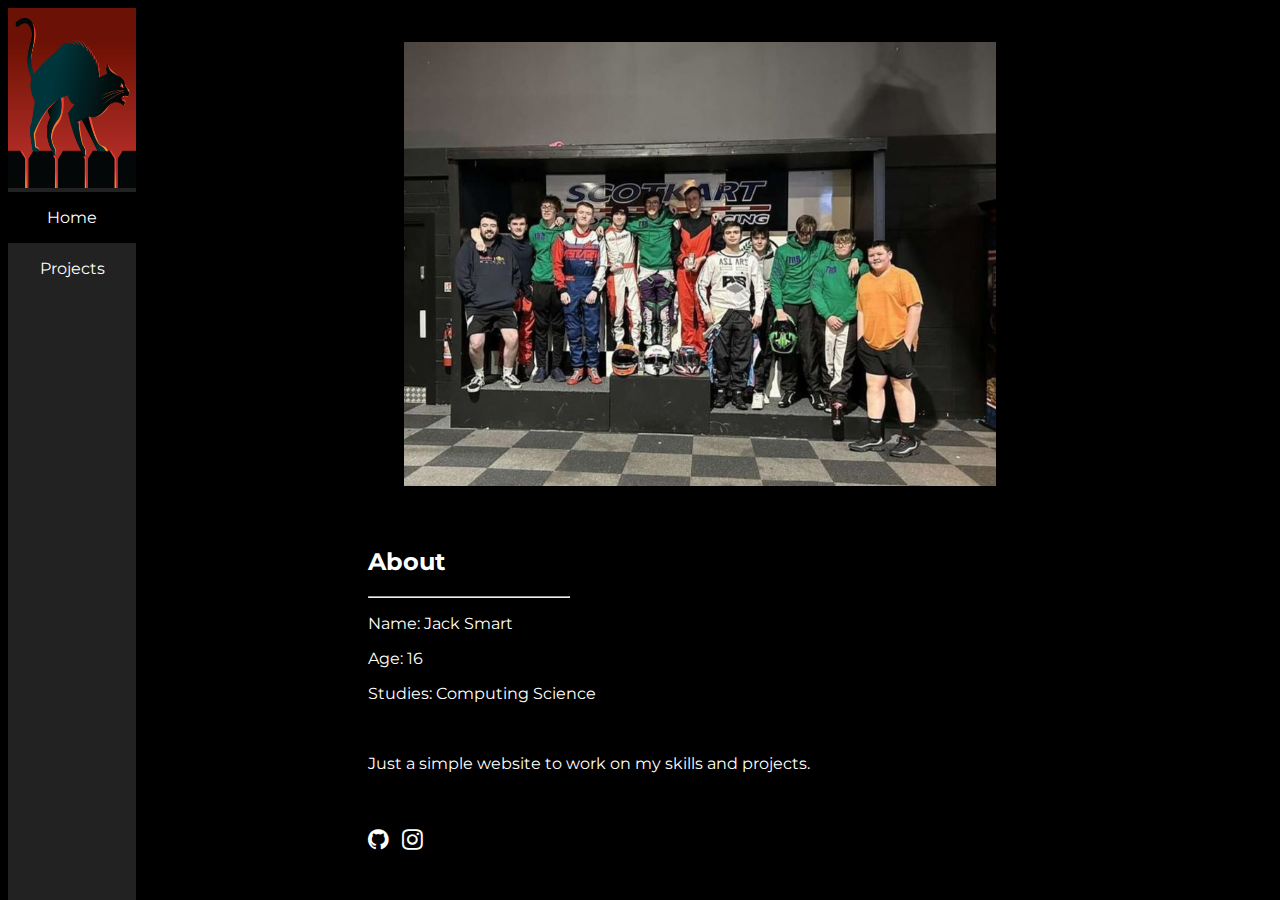
<file: index.html>
<!DOCTYPE html>
<html>
<head>
<title>Home</title>
<meta charset="UTF-8">
<meta name="viewport" content="width=device-width, initial-scale=1">
<link rel="stylesheet" href="https://fonts.googleapis.com/css?family=Montserrat">
<link rel="stylesheet" href="https://cdnjs.cloudflare.com/ajax/libs/font-awesome/4.7.0/css/font-awesome.min.css">
<link rel="stylesheet" href="css/style.css">
</head>
<body class="black">

<!-- Icon Bar (Sidebar - hidden on small screens) -->
<!-- The sidebar -->
<div class="sidebar">
    <img class="sidebar-image"   src="imgs\image.png">
    <a class="active" style="text-align:center"href="#home">Home</a>
    <a href="projects.html">Projects</a>

  </div>

<!-- Page Content -->
<div class="padding-large" id="main">
  <!-- Header/Home -->
  <header class="container padding-32 center black" id="home">

    <img style="padding-top: 3%;" src="imgs\comingSoon.jpg" alt="photo"  width="51.666666666%" height="0.716666666%">
  </header>

    <!-- About Section -->

    <div style="margin-left:21%; margin-top:5%" id="about">
        <h2 >About</h2>
        <hr style="margin:0%; width:200px" >

        <p>Name: Jack Smart </p>
        <p>Age: 16</p>
        <p>Studies: Computing Science</p>
        <br>
        <p>Just a simple website to work on my skills and projects. </p>

        
    <!-- Footer -->
    <br><br>
  <footer >
    <i class="fa fa-github links"></i>
    <i class="fa fa-instagram links"></i>
  <!-- End footer -->
  </footer>

<!-- END PAGE CONTENT -->
</div>

</body>
</html>
</file>
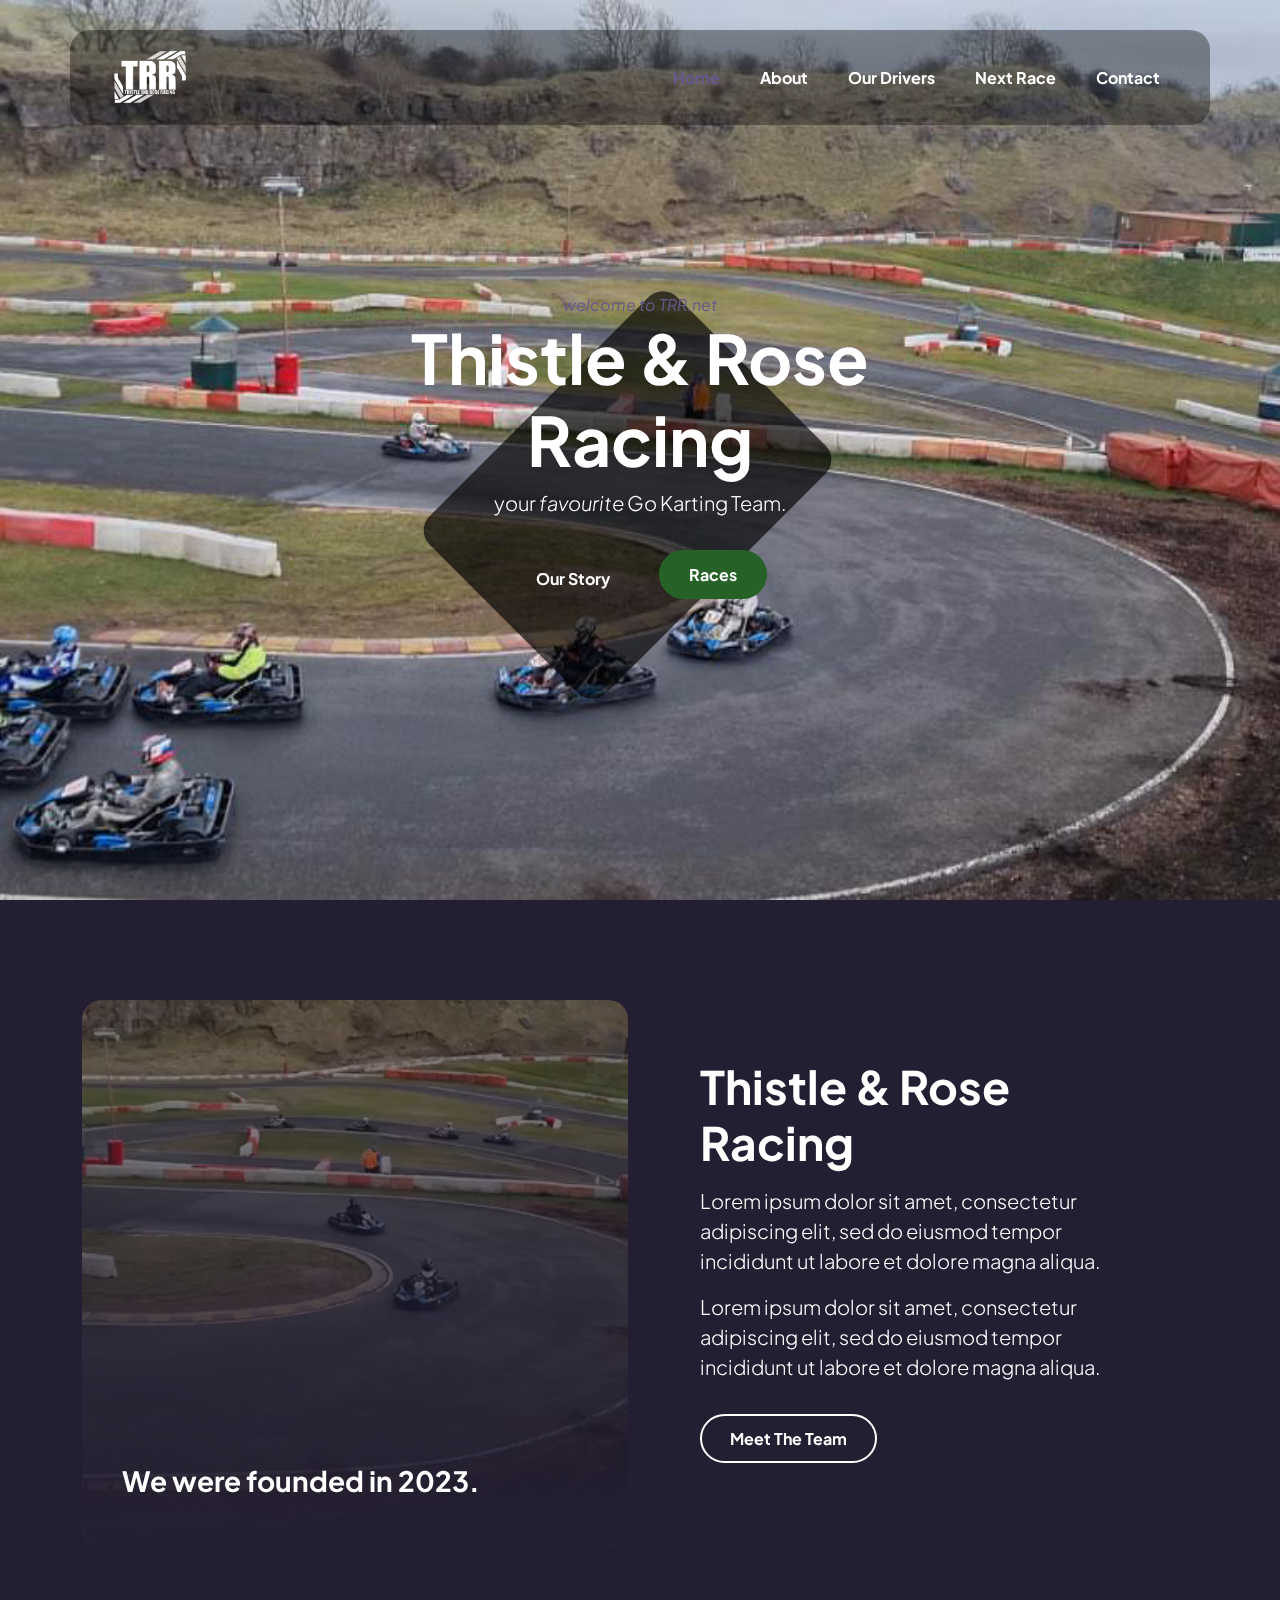
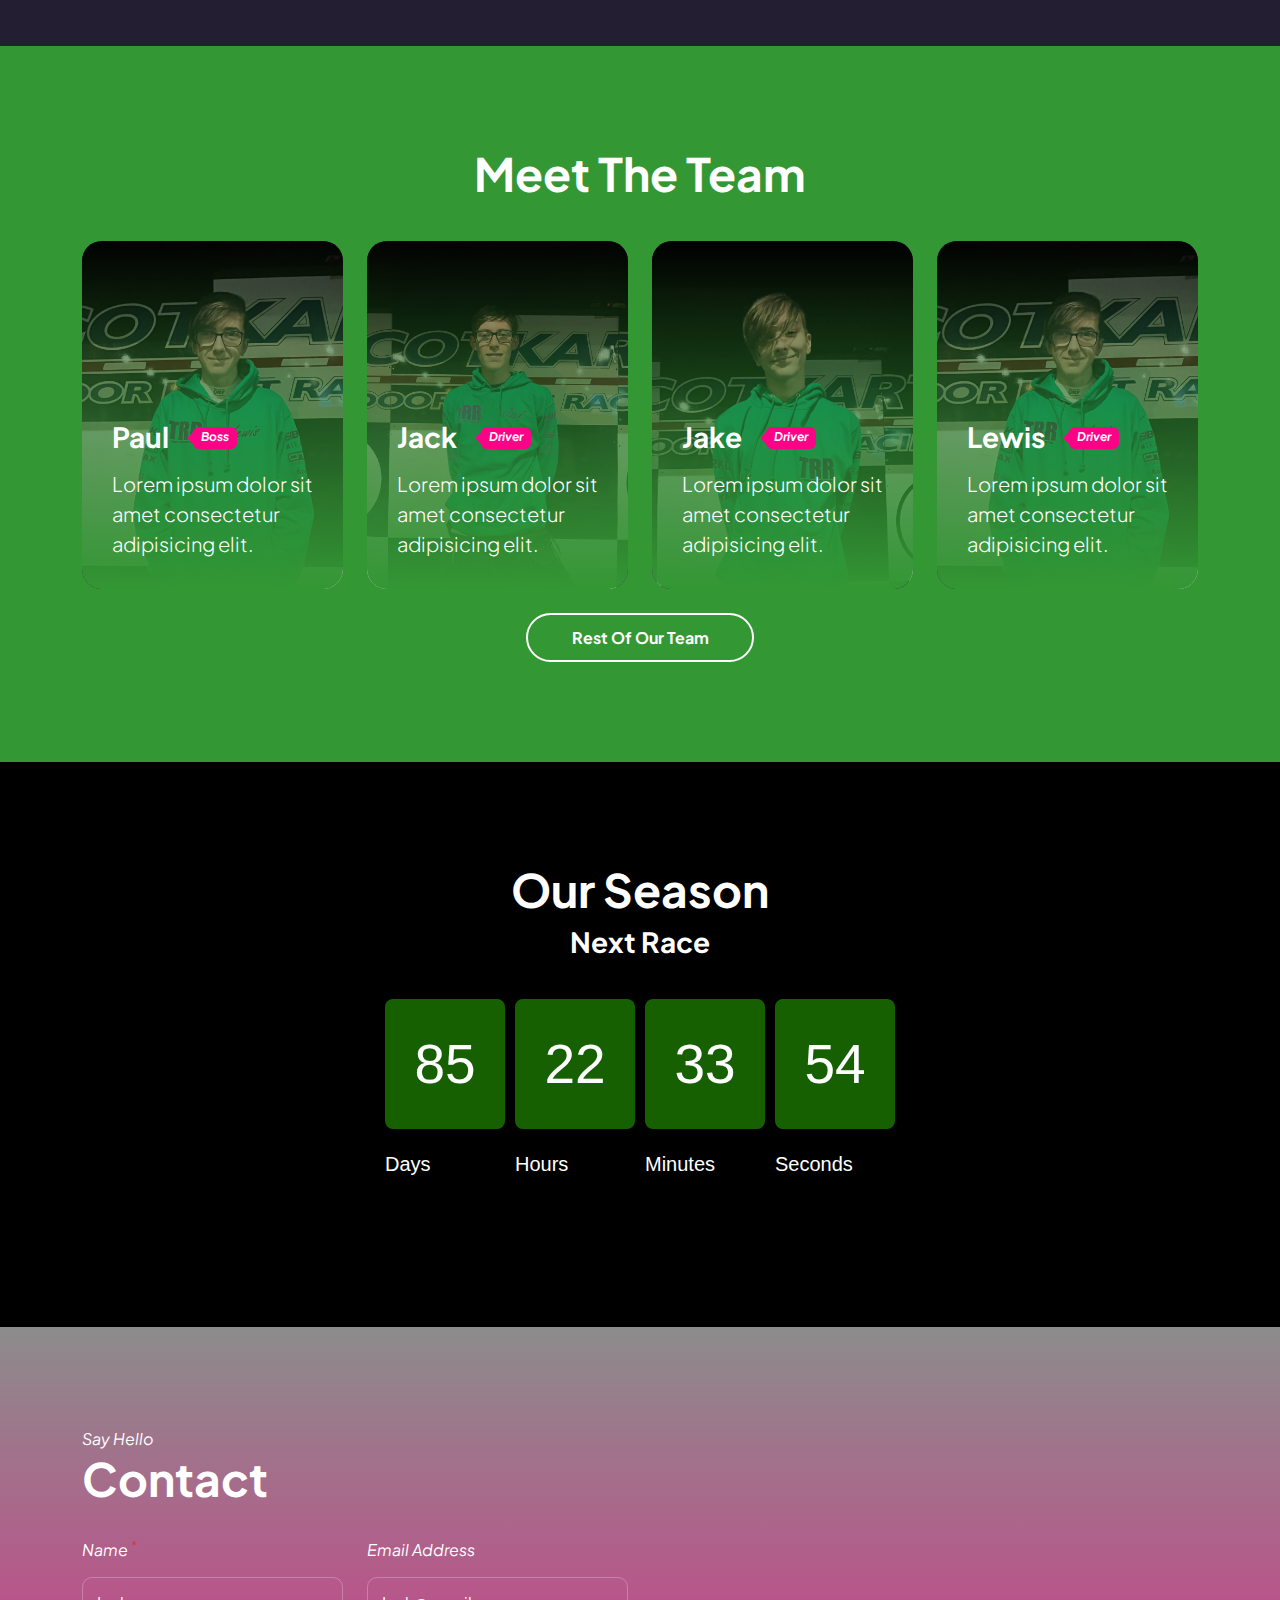
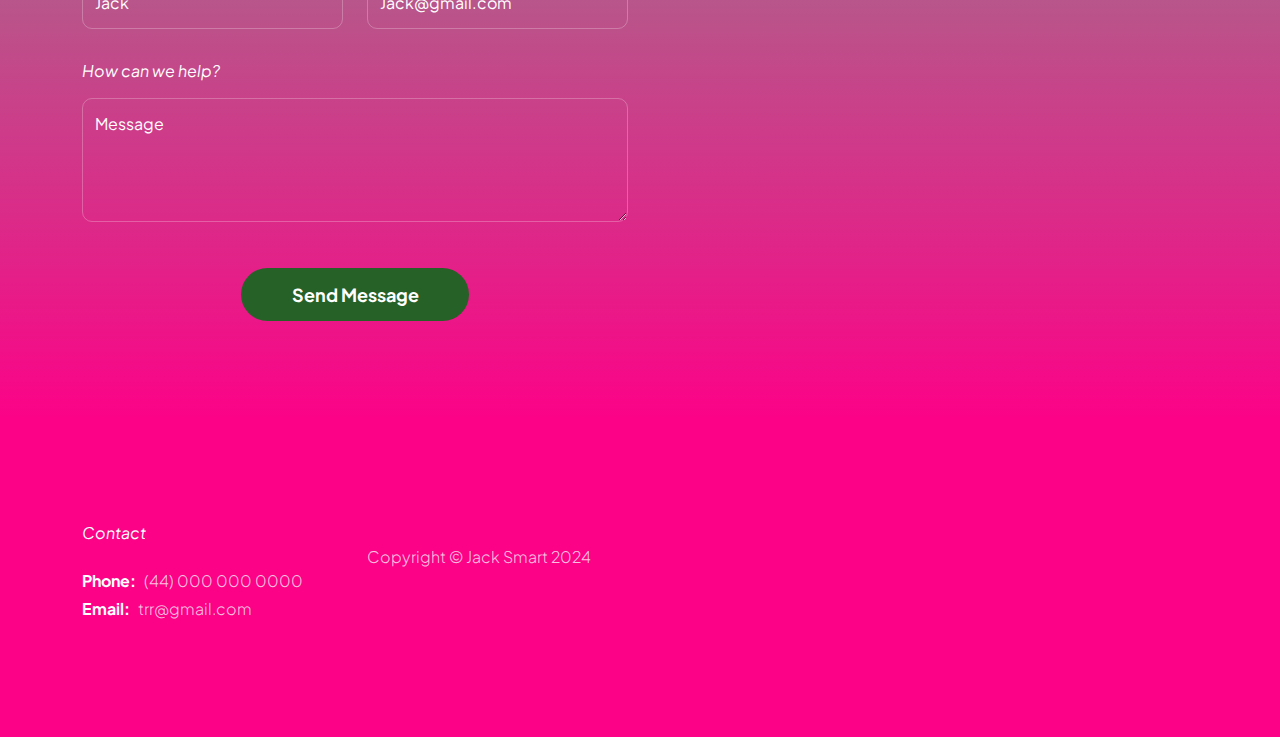
<file: school web/index.html>
<!doctype html>
<html lang="en">
    <head>
        <meta charset="utf-8">
        <meta name="viewport" content="width=device-width, initial-scale=1">

        <meta name="description" content="">
        <meta name="author" content="Jack Smart">

        <title>Thistle And Rose Racing</title>

        <!-- CSS FILES -->                
        <link rel="preconnect" href="https://fonts.googleapis.com">
        
        <link rel="preconnect" href="https://fonts.gstatic.com" crossorigin>

        <link href="https://fonts.googleapis.com/css2?family=Plus+Jakarta+Sans:ital,wght@0,200;0,400;0,600;0,700;1,200;1,700&display=swap" rel="stylesheet">
            
        <link href="css/bootstrap.min.css" rel="stylesheet">

        <link href="css/bootstrap-icons.css" rel="stylesheet">

        <link href="css/vegas.min.css" rel="stylesheet">

        <link href="css/styles.css" rel="stylesheet">
        

    </head>
    
    <body>
                
            <main>
                <nav class="navbar navbar-expand-lg">                
                    <div class="container">
                        <a class="navbar-brand d-flex align-items-center" href="index.html">
                            <img src="images/TRR.png" class="navbar-brand-image img-fluid" alt="Thistle And Rose Racing Logo">
                        </a>
        
                        <button class="navbar-toggler" type="button" data-bs-toggle="collapse" data-bs-target="#navbarNav" aria-controls="navbarNav" aria-expanded="false" aria-label="Toggle navigation">
                            <span class="navbar-toggler-icon"></span>
                        </button>
        
                        <div class="collapse navbar-collapse" id="navbarNav">
                            <ul class="navbar-nav ms-lg-auto">
                                <li class="nav-item">
                                    <a class="nav-link click-scroll" href="#section_1">Home</a>
                                </li>
        
                                <li class="nav-item">
                                    <a class="nav-link click-scroll" href="#section_2">About</a>
                                </li>

                                <li class="nav-item">
                                    <a class="nav-link click-scroll" href="team.html">Our Drivers</a>
                                </li>

                                <li class="nav-item">
                                    <a class="nav-link click-scroll" href="#section_4">Next Race</a>
                                </li>

                                <li class="nav-item">
                                    <a class="nav-link click-scroll" href="#section_5">Contact</a>
                                </li>
                            </ul>

                        </div>
                    </div>
                </nav>


                <section class="hero-section d-flex justify-content-center align-items-center" id="section_1">

                    <div class="container">
                        <div class="row align-items-center">

                            <div class="col-lg-6 col-12 mx-auto">
                                <em class="small-text">welcome to TRR.net</em>
                                
                                <h1>Thistle & Rose Racing</h1>

                                <p class="text-white mb-4 pb-lg-2">
                                    your <em>favourite</em> Go Karting Team.
                                </p>

                                <a class="btn custom-btn custom-border-btn smoothscroll me-3" href="#section_2">
                                    Our Story
                                </a>

                                <a class="btn custom-btn smoothscroll me-2 mb-2" href="#section_4"><strong>Races</strong></a>
                            </div>

                        </div>
                    </div>

                    <div class="hero-slides"></div>
                </section>


                <section class="about-section section-padding" id="section_2">
                    <div class="section-overlay"></div>
                    <div class="container">
                        <div class="row align-items-center">

                            <div class="col-lg-6 col-12">
                                <div class="ratio ratio-1x1">
                                    <video autoplay="" loop="" muted="" class="custom-video" poster="">
                                        <source src="videos/racing.mp4" type="video/mp4">

                                        Your browser does not support the video tag.
                                    </video>

                                    <div class="about-video-info d-flex flex-column">
                                        <h4 class="mt-auto">We were founded in 2023.</h4>

                                    </div>
                                </div>
                            </div>

                            <div class="col-lg-5 col-12 mt-4 mt-lg-0 mx-auto">

                                <h2 class="text-white mb-3">Thistle & Rose Racing</h2>

                                <p class="text-white">Lorem ipsum dolor sit amet, consectetur adipiscing elit, sed do eiusmod tempor incididunt ut labore et dolore magna aliqua.</p>

                                <p class="text-white">Lorem ipsum dolor sit amet, consectetur adipiscing elit, sed do eiusmod tempor incididunt ut labore et dolore magna aliqua. </p>

                                <a href="#section_3" class="smoothscroll btn custom-btn custom-border-btn mt-3 mb-4">Meet The Team</a>
                            </div>

                        </div>
                    </div>
                </section>

                <section class="section-padding section-bg" id="section_3">
                    <div class="container">
                        <div class="row justify-content-center">

                            <div class="col-lg-12 col-12 text-center mb-4 pb-lg-2">

                                <h2 class="text-white">Meet The Team</h2>
                            </div>

                            <div class="col-lg-3 col-md-6 col-12 mb-4">
                                <div class="team-block-wrap">
                                    <div class="team-block-info d-flex flex-column">
                                        <div class="d-flex mt-auto mb-3"> 
                                            <h4 class="text-white mb-0">Paul</h4>

                                            <p class="badge ms-4"><em>Boss</em></p>
                                        </div>

                                        <p class="text-white mb-0">Lorem ipsum dolor sit amet consectetur adipisicing elit.</p>
                                    </div>

                                    <div class="team-block-image-wrap">
                                        <img src="images/team/lewis.jpg" class="team-block-image img-fluid" alt="">
                                    </div>
                                </div>
                            </div>

                            <div class="col-lg-3 col-md-6 col-12 mb-4">
                                <div class="team-block-wrap">
                                    <div class="team-block-info d-flex flex-column">
                                        <div class="d-flex mt-auto mb-3">
                                            <h4 class="text-white mb-0">Jack</h4>

                                            <p class="badge ms-4"><em>Driver</em></p>
                                        </div>

                                        <p class="text-white mb-0">Lorem ipsum dolor sit amet consectetur adipisicing elit.</p>
                                    </div>

                                    <div class="team-block-image-wrap">
                                        <img src="images/team/Jack.jpg" class="team-block-image img-fluid" alt="">
                                    </div>
                                </div>
                            </div>

                            <div class="col-lg-3 col-md-6 col-12 mb-4">
                                <div class="team-block-wrap">
                                    <div class="team-block-info d-flex flex-column">
                                        <div class="d-flex mt-auto mb-3">
                                            <h4 class="text-white mb-0">Jake</h4>

                                            <p class="badge ms-4"><em>Driver</em></p>
                                        </div>

                                        <p class="text-white mb-0">Lorem ipsum dolor sit amet consectetur adipisicing elit.</p>
                                    </div>

                                    <div class="team-block-image-wrap">
                                        <img src="images/team/jake.jpg" class="team-block-image img-fluid" alt="">
                                    </div>
                                </div>
                            </div>

                            <div class="col-lg-3 col-md-6 col-12">
                                <div class="team-block-wrap">
                                    <div class="team-block-info d-flex flex-column">
                                        <div class="d-flex mt-auto mb-3">
                                            <h4 class="text-white mb-0">Lewis</h4>

                                            <p class="badge ms-4"><em>Driver</em></p>
                                        </div>

                                        <p class="text-white mb-0">Lorem ipsum dolor sit amet consectetur adipisicing elit.</p>
                                    </div>

                                    <div class="team-block-image-wrap">
                                        <img src="images/team/lewis.jpg" class="team-block-image img-fluid" alt="">
                                    </div>
                                </div>
                            </div>

                            
                        <a class="btn custom-btn custom-border-btn smoothscroll" style="width: 20%;" href="team.html">
                            Rest Of Our Team
                        </a>

                        </div>

                    </div>


                </section>




                <section class="season-section section-padding section-bg" id="section_4">
                    <div class="container">
                        <div class="row justify-content-center">

                            <div class="col-lg-12 col-12 text-center mb-4 pb-lg-2">

                                <h2 class="text-white">Our Season</h2>
                                <h4 class="text-white">Next Race</h4>
                            </div>
                            
                            <div class="timerContent">
  
                                <div class="timerBox">
                                  <div class="days" id="days">85</div>
                                  <span>Days</span>
                                </div>
                                <div class="timerBox">
                                  <div class="hours" id="hours">22</div>
                                  <span>Hours</span>
                                </div>
                                <div class="timerBox">
                                  <div class="minutes" id="minutes">33</div>
                                  <span>Minutes</span>
                                </div>
                                <div class="timerBox" id="secondsbox">
                                  <div class="seconds" id="seconds">54</div>
                                  <span id="secondsTag">Seconds</span>
                                </div>
                              </div>

                              <div class="col-lg-12 col-12 text-center mt-4 mb-4">
                               
                              </div>
                            </div>
                    </div>
                </section>


                <section class="contact-section section-padding" id="section_5">
                    <div class="container">
                        <div class="row">   

                            <div class="col-lg-12 col-12">
                                <em class="text-white">Say Hello</em>
                                <h2 class="text-white mb-4 pb-lg-2">Contact</h2>
                            </div>

                            <div class="col-lg-6 col-12">
                                <form action="#" method="post" class="custom-form contact-form" role="form">

                                <div class="row">
                                    
                                    <div class="col-lg-6 col-12">
                                        <label for="name" class="form-label">Name <sup class="text-danger">*</sup></label>

                                        <input type="text" name="name" id="name" class="form-control" placeholder="Jack" required="">
                                    </div>

                                    <div class="col-lg-6 col-12">
                                        <label for="email" class="form-label">Email Address</label>

                                        <input type="email" name="email" id="email" pattern="[^ @]*@[^ @]*" class="form-control" placeholder="Jack@gmail.com" required="">
                                    </div>

                                    <div class="col-12">
                                        <label for="message" class="form-label">How can we help?</label>

                                        <textarea name="message" rows="4" class="form-control" id="message" placeholder="Message" required=""></textarea>
                                        
                                    </div>
                                </div>

                                <div class="col-lg-5 col-12 mx-auto mt-3">
                                    <button type="submit" class="form-control">Send Message</button>
                                </div>
                            </form>
                            </div>

                            

                        </div>
                    </div>
                </section>


                <footer class="site-footer">
                    <div class="container">
                        <div class="row">


                            <div class="col-lg-3 col-12 mt-4 mb-3 mt-lg-0 mb-lg-0">
                                <em class="text-white d-block mb-4">Contact</em>

                                <p class="d-flex mb-1">
                                    <strong class="me-2">Phone:</strong>
                                    <a href="tel: 000-000-0000" class="site-footer-link">
                                        (44) 000 000 0000
                                    </a>
                                </p>

                                <p class="d-flex">
                                    <strong class="me-2">Email:</strong>

                                    <a href="mailto:trr@gmail.com" class="site-footer-link">
                                        trr@gmail.com
                                    </a>
                                </p>
                            </div>


                            
                            

                            <div class="col-lg-8 col-12 mt-4">
                                <p class="copyright-text mb-0">Copyright © Jack Smart 2024</p>
                            </div>
                    </div>
                </footer>
            </main>

        <!-- JAVASCRIPT FILES -->
        <script src="js/jquery.min.js"></script>
        <script src="js/bootstrap.min.js"></script>
        <script src="js/jquery.sticky.js"></script>
        <script src="js/click-scroll.js"></script>
        <script src="js/vegas.min.js"></script>
        <script src="js/custom.js"></script>
        <script src="js/timer.js"></script>

    </body>
</html>
</file>
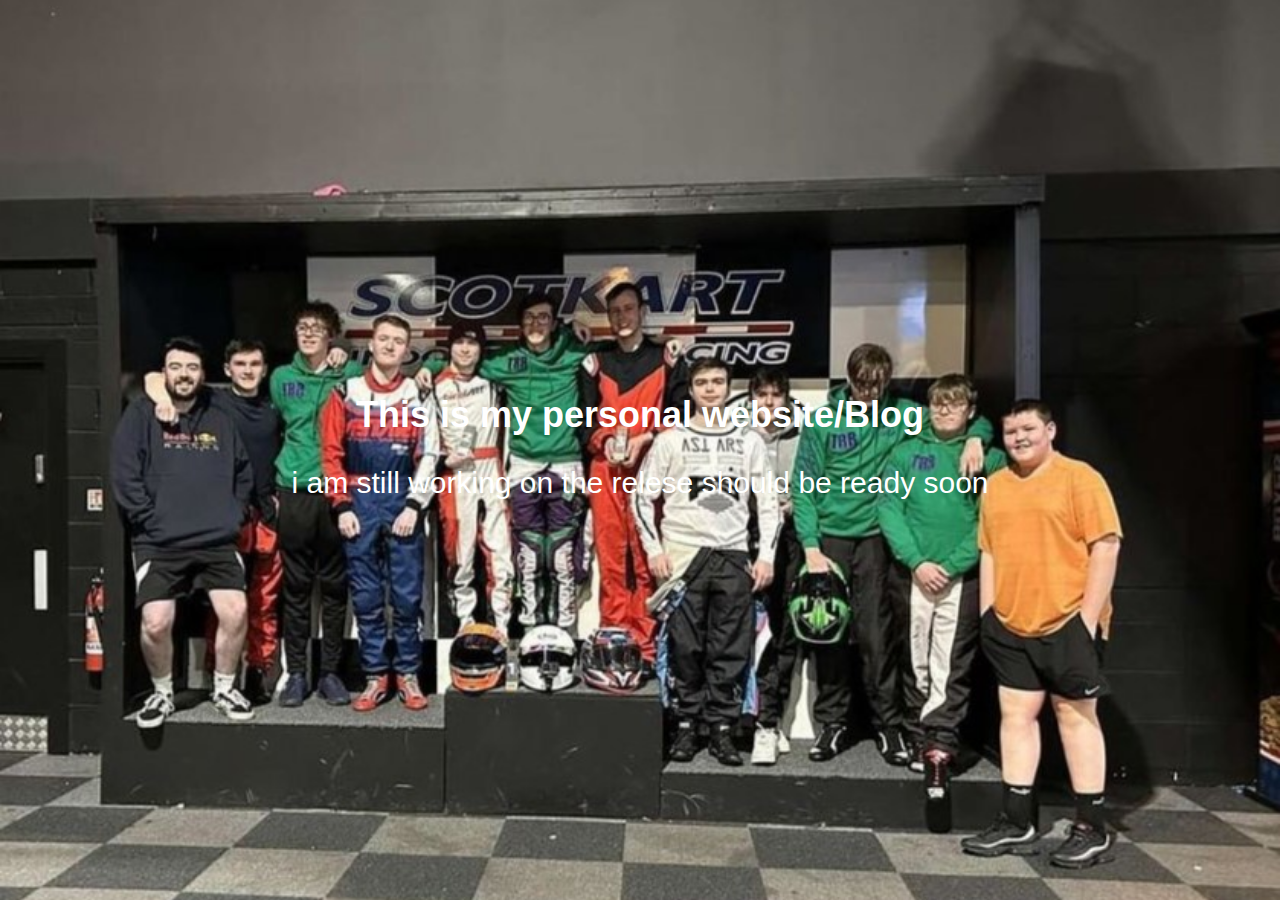
<file: main.html>
<!DOCTYPE html>
<html lang="en">
<head>
    <meta charset="UTF-8">
    <meta name="viewport" content="width=device-width, initial-scale=1.0">
    <title>Coming Soon</title>
    
    <style>
        body {
            font-family: Arial, sans-serif;
            margin: 0;
            padding: 0;
            background-color: #f7f7f7;
            display: flex;
            justify-content: center;
            align-items: center;
            height: 100vh;

            background: url('imgs/comingSoon.jpg');
            background-repeat: no-repeat;
            background-size: 100%;
            background-position: center;

        }
        .content {
            text-align: center;
        }
        h1 {
            font-size: 36px;
            margin-bottom: 20px;
            color: rgb(255, 255, 255);
        }
        p {
            font-size: 30px;
            margin-bottom: 30px;
            color: rgb(255, 255, 255);
        }
        .countdown {
            font-size: 24px;
            margin-bottom: 50px;
        }
    </style>
</head>
<body>
    <div class="content">
        <h1>This is my personal website/Blog</h1>
        <p>i am still working on the relese should be ready soon</p>
    </div>
</body>
</html>
</file>
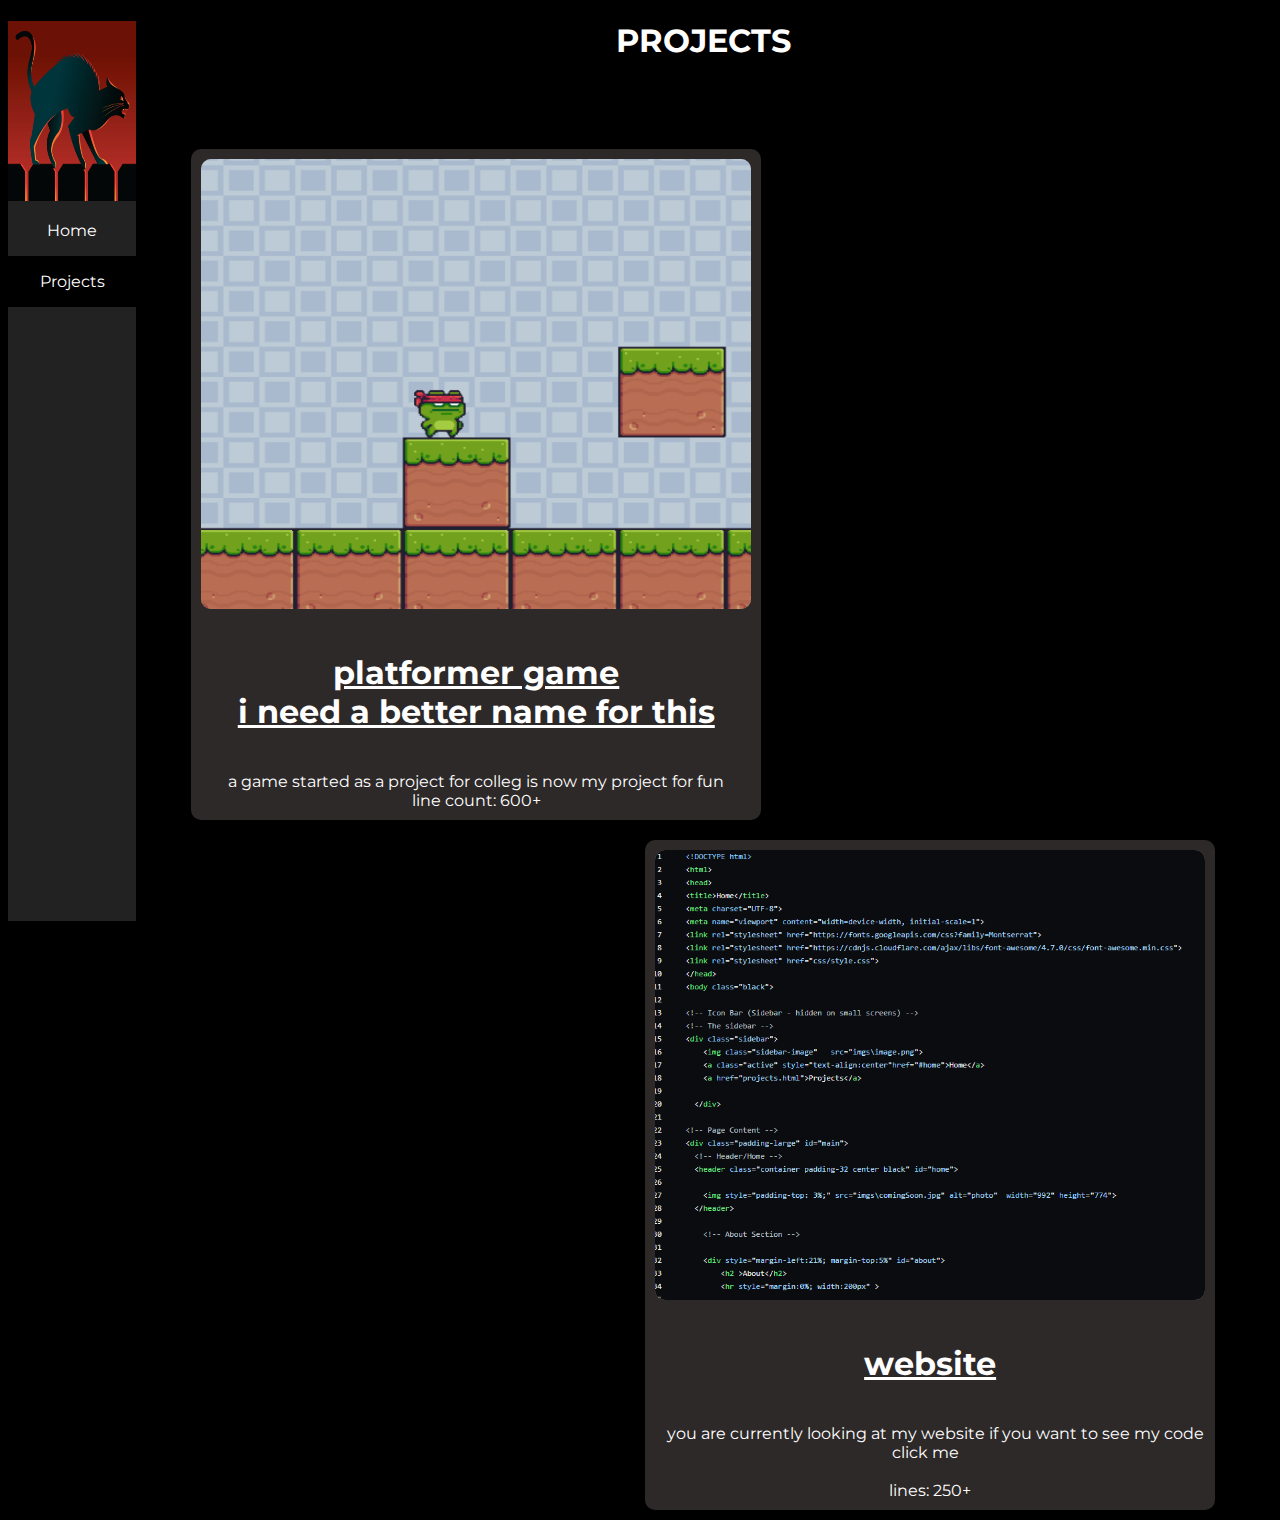
<file: projects.html>
<!DOCTYPE html>
<html>
<head>
<title>Home</title>
<meta charset="UTF-8">
<meta name="viewport" content="width=device-width, initial-scale=1">
<link rel="stylesheet" href="https://fonts.googleapis.com/css?family=Montserrat">
<link rel="stylesheet" href="https://cdnjs.cloudflare.com/ajax/libs/font-awesome/4.7.0/css/font-awesome.min.css">
<link rel="stylesheet" href="css/style.css">

<style>

    /* Add this to your CSS file */
#news-bar {
    background-color: #222;
    border: 1px solid #ddd;
    padding: 10px;
    color: black;

}

#news-bar p {
    margin: 0;
    font-weight: bold;
}

#news-content {
    font-weight: normal;
}
</style>
</head>
<body class="black">

<!-- Icon Bar (Sidebar - hidden on small screens) -->
<!-- The sidebar -->
<div class="sidebar">

    <img class="sidebar-image"   src="imgs\image.png">
    <a style="text-align:center" href="index.html">Home</a>
    <a class="active" href="#projects">Projects</a>

</div>


<!-- <p style="text-align:center"> fuck web design tonight its 1:04 am <br> heres the link <a href="web/index.html">Here</a> </p> -->
<!-- Page Content -->


<section style="padding-left:10%">
	<h1 style="text-align:center;"> PROJECTS </h1>
	<br><br><br>
	<!-- <h2 style="text-align:center;"> Games </h2> -->

	<a style="text-decoration:none; color:white;" href="web/index.html">
	<section class="left_box marginText container" style="margin-left: 5%;">
		<div class="Image">
			<div class="item">
				<img src="imgs/platformer.png">
			</div>
		</div>
		<div class="underline" >	
			<br>
			<h1>platformer game<br>i need a better name for this</h1>
		</div>
		<div>
			<br>
			<span class="marginText"> a game started as a project for colleg is now my project for fun</span>
			<span class="marginText"> line count: 600+</span>
		</div>
		
	</section>
	</a>

	<a style="text-decoration:none; color:white;" href="https://github.com/SMARTYBOY80/Blog">
	<section class="right_box marginText container" style="margin-right: 5%;">
		<div class="Image">
			<div class="item">
				<img src="imgs/webCode.png">
			</div>
		</div>
		<div class="underline" >	
		<br>
		<h1>website</h1>
		</div>
		<div>
			<br>
			<span class="marginText">you are currently looking at my website if you want to see my code click me</span><br><br>
			<span class="marginText">lines: 250+</span>
			
		</div>
	</section>
	</a>
</section>
</file>
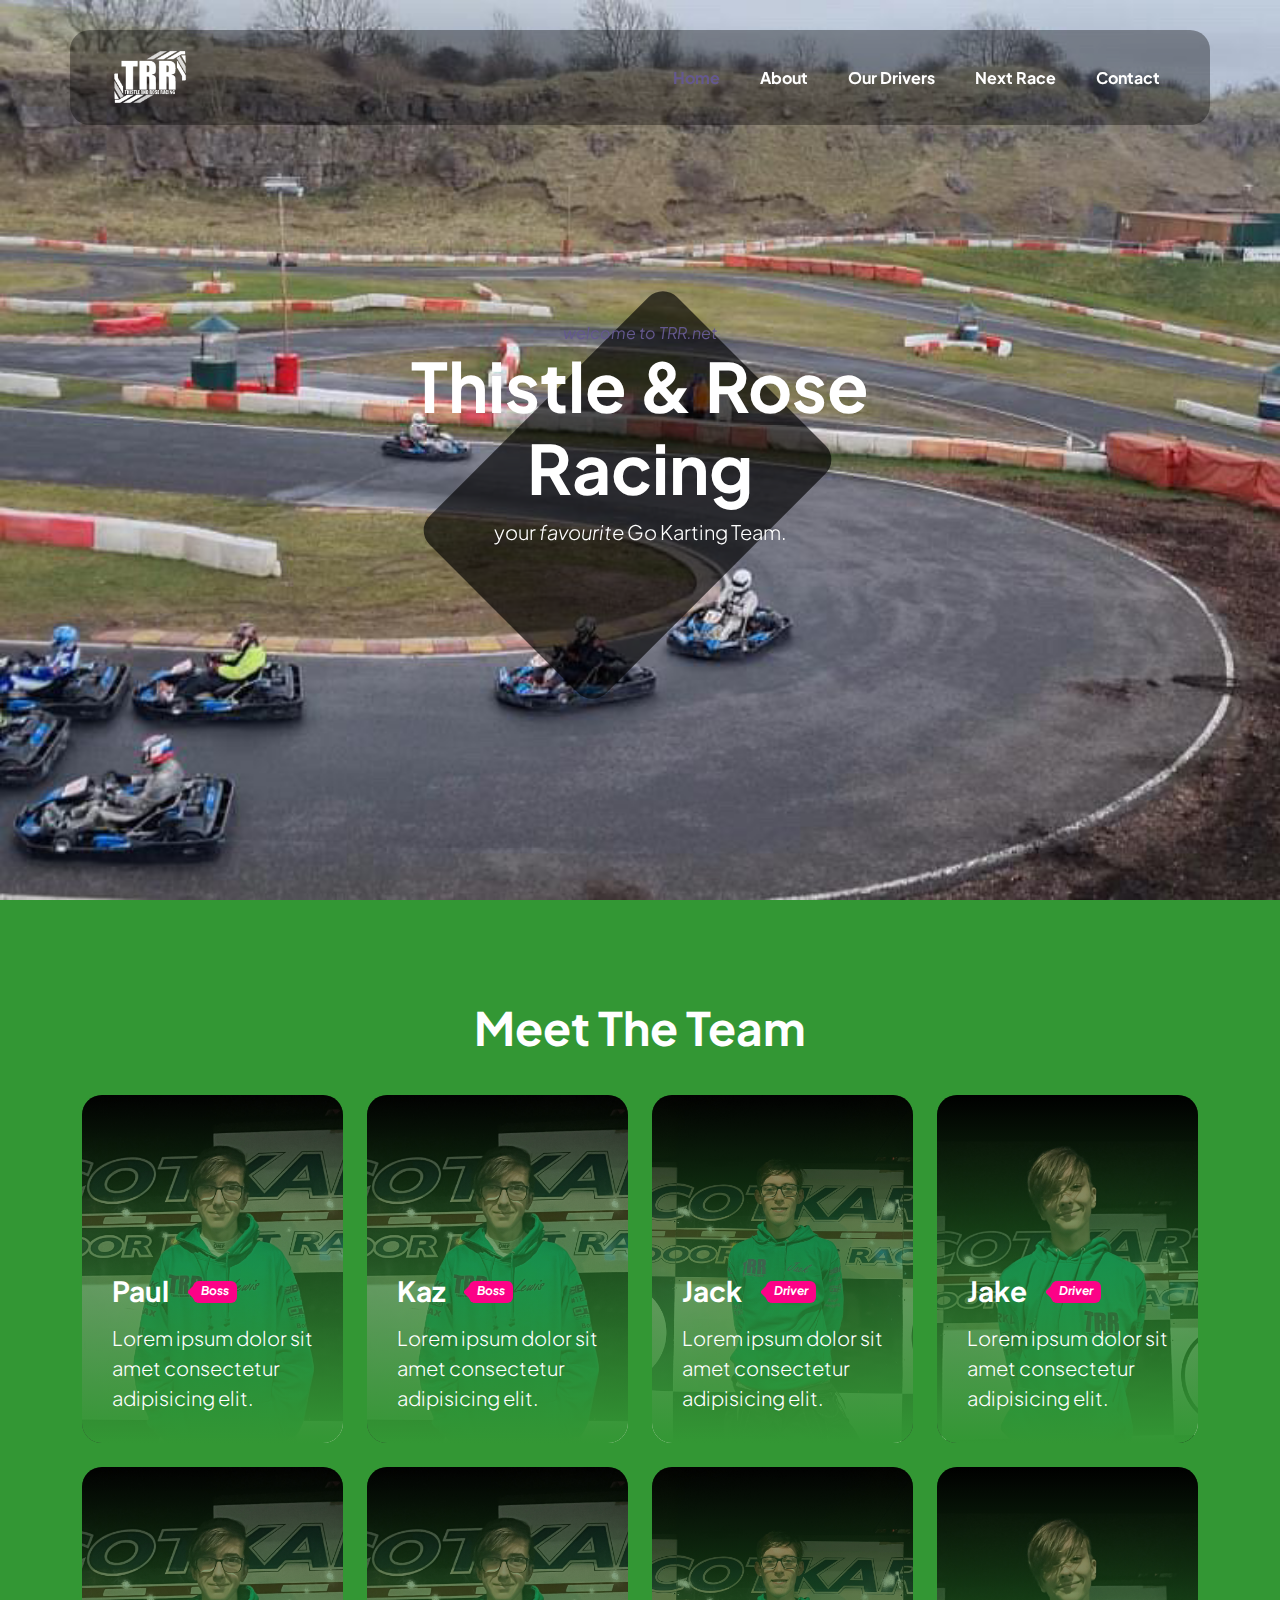
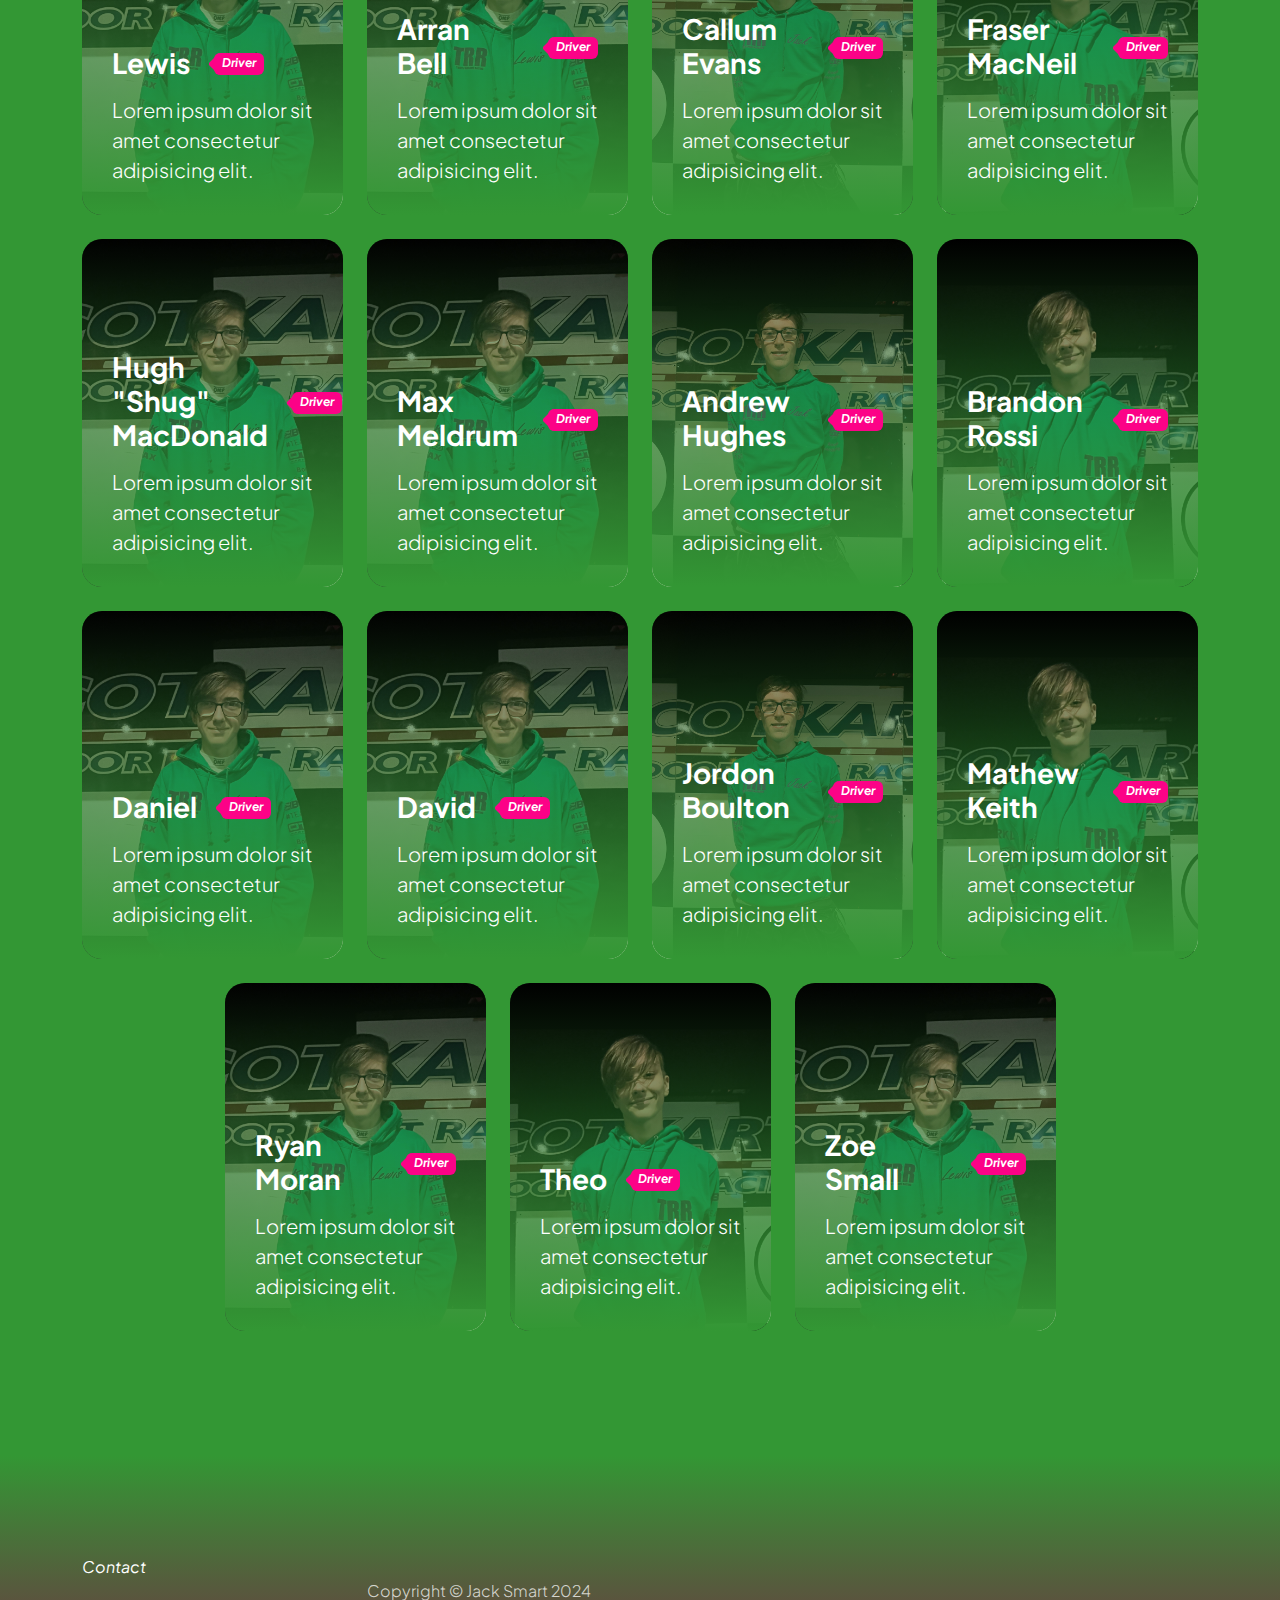
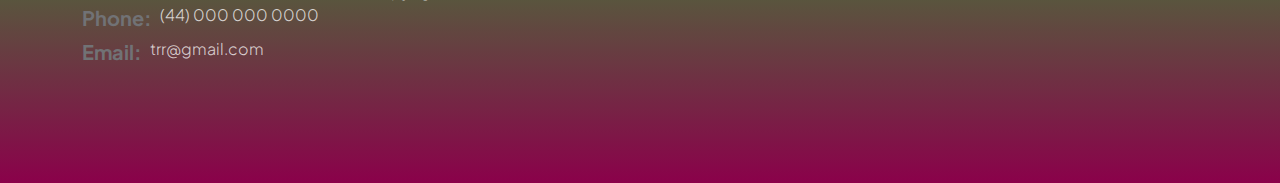
<file: school web/team.html>
<!doctype html>
<html lang="en">
    <head>
        <meta charset="utf-8">
        <meta name="viewport" content="width=device-width, initial-scale=1">

        <meta name="description" content="">
        <meta name="author" content="Jack Smart">

        <title>Thistle And Rose Racing</title>

        <!-- CSS FILES -->                
        <link rel="preconnect" href="https://fonts.googleapis.com">
        
        <link rel="preconnect" href="https://fonts.gstatic.com" crossorigin>

        <link href="https://fonts.googleapis.com/css2?family=Plus+Jakarta+Sans:ital,wght@0,200;0,400;0,600;0,700;1,200;1,700&display=swap" rel="stylesheet">
            
        <link href="css/bootstrap.min.css" rel="stylesheet">

        <link href="css/bootstrap-icons.css" rel="stylesheet">

        <link href="css/vegas.min.css" rel="stylesheet">

        <link href="css/styles.css" rel="stylesheet">
        

    </head>
    
    <body>
                
            <main>
                <nav class="navbar navbar-expand-lg">                
                    <div class="container">
                        <a class="navbar-brand d-flex align-items-center" href="index.html">
                            <img src="images/TRR.png" class="navbar-brand-image img-fluid" alt="Thistle And Rose Racing Logo">
                        </a>
        
                        <button class="navbar-toggler" type="button" data-bs-toggle="collapse" data-bs-target="#navbarNav" aria-controls="navbarNav" aria-expanded="false" aria-label="Toggle navigation">
                            <span class="navbar-toggler-icon"></span>
                        </button>
        
                        <div class="collapse navbar-collapse" id="navbarNav">
                            <ul class="navbar-nav ms-lg-auto">
                                <li class="nav-item">
                                    <a class="nav-link click-scroll" href="#section_1">Home</a>
                                </li>
        
                                <li class="nav-item">
                                    <a class="nav-link click-scroll" href="index.html#section_2">About</a>
                                </li>

                                <li class="nav-item">
                                    <a class="nav-link click-scroll" href="index.html#section_3">Our Drivers</a>
                                </li>

                                <li class="nav-item">
                                    <a class="nav-link click-scroll" href="index.html#section_4">Next Race</a>
                                </li>

                                <li class="nav-item">
                                    <a class="nav-link click-scroll" href="index.html#section_5">Contact</a>
                                </li>
                            </ul>

                        </div>
                    </div>
                </nav>


                <section class="hero-section d-flex justify-content-center align-items-center" id="section_1">

                    <div class="container">
                        <div class="row align-items-center">

                            <div class="col-lg-6 col-12 mx-auto">
                                <em class="small-text">welcome to TRR.net</em>
                                
                                <h1>Thistle & Rose Racing</h1>

                                <p class="text-white mb-4 pb-lg-2">
                                    your <em>favourite</em> Go Karting Team.
                                </p>

                            </div>

                        </div>
                    </div>

                    <div class="hero-slides"></div>
                </section>


                <section class="section-padding section-bg" id="section_3">
                    <div class="container">
                        <div class="row justify-content-center">

                            <div class="col-lg-12 col-12 text-center mb-4 pb-lg-2">

                                <h2 class="text-white">Meet The Team</h2>
                            </div>

                            <div class="col-lg-3 col-md-6 col-12 mb-4">
                                <div class="team-block-wrap">
                                    <div class="team-block-info d-flex flex-column">
                                        <div class="d-flex mt-auto mb-3"> 
                                            <h4 class="text-white mb-0">Paul</h4>

                                            <p class="badge ms-4"><em>Boss</em></p>
                                        </div>

                                        <p class="text-white mb-0">Lorem ipsum dolor sit amet consectetur adipisicing elit.</p>
                                    </div>

                                    <div class="team-block-image-wrap">
                                        <img src="images/team/lewis.jpg" class="team-block-image img-fluid" alt="">
                                    </div>
                                </div>
                            </div>

                            <div class="col-lg-3 col-md-6 col-12 mb-4">
                                <div class="team-block-wrap">
                                    <div class="team-block-info d-flex flex-column">
                                        <div class="d-flex mt-auto mb-3"> 
                                            <h4 class="text-white mb-0">Kaz</h4>

                                            <p class="badge ms-4"><em>Boss</em></p>
                                        </div>

                                        <p class="text-white mb-0">Lorem ipsum dolor sit amet consectetur adipisicing elit.</p>
                                    </div>

                                    <div class="team-block-image-wrap">
                                        <img src="images/team/lewis.jpg" class="team-block-image img-fluid" alt="">
                                    </div>
                                </div>
                            </div>

                            <div class="col-lg-3 col-md-6 col-12 mb-4">
                                <div class="team-block-wrap">
                                    <div class="team-block-info d-flex flex-column">
                                        <div class="d-flex mt-auto mb-3">
                                            <h4 class="text-white mb-0">Jack</h4>

                                            <p class="badge ms-4"><em>Driver</em></p>
                                        </div>

                                        <p class="text-white mb-0">Lorem ipsum dolor sit amet consectetur adipisicing elit.</p>
                                    </div>

                                    <div class="team-block-image-wrap">
                                        <img src="images/team/Jack.jpg" class="team-block-image img-fluid" alt="">
                                    </div>
                                </div>
                            </div>

                            <div class="col-lg-3 col-md-6 col-12 mb-4">
                                <div class="team-block-wrap">
                                    <div class="team-block-info d-flex flex-column">
                                        <div class="d-flex mt-auto mb-3">
                                            <h4 class="text-white mb-0">Jake</h4>

                                            <p class="badge ms-4"><em>Driver</em></p>
                                        </div>

                                        <p class="text-white mb-0">Lorem ipsum dolor sit amet consectetur adipisicing elit.</p>
                                    </div>

                                    <div class="team-block-image-wrap">
                                        <img src="images/team/jake.jpg" class="team-block-image img-fluid" alt="">
                                    </div>
                                </div>
                            </div>

                            <div class="col-lg-3 col-md-6 col-12">
                                <div class="team-block-wrap">
                                    <div class="team-block-info d-flex flex-column">
                                        <div class="d-flex mt-auto mb-3">
                                            <h4 class="text-white mb-0">Lewis</h4>

                                            <p class="badge ms-4"><em>Driver</em></p>
                                        </div>

                                        <p class="text-white mb-0">Lorem ipsum dolor sit amet consectetur adipisicing elit.</p>
                                    </div>

                                    <div class="team-block-image-wrap">
                                        <img src="images/team/lewis.jpg" class="team-block-image img-fluid" alt="">
                                    </div>
                                </div>
                            </div>

                            <div class="col-lg-3 col-md-6 col-12 mb-4">
                                <div class="team-block-wrap">
                                    <div class="team-block-info d-flex flex-column">
                                        <div class="d-flex mt-auto mb-3"> 
                                            <h4 class="text-white mb-0">Arran Bell</h4>

                                            <p class="badge ms-4"><em>Driver</em></p>
                                        </div>

                                        <p class="text-white mb-0">Lorem ipsum dolor sit amet consectetur adipisicing elit.</p>
                                    </div>

                                    <div class="team-block-image-wrap">
                                        <img src="images/team/lewis.jpg" class="team-block-image img-fluid" alt="">
                                    </div>
                                </div>
                            </div>

                            <div class="col-lg-3 col-md-6 col-12 mb-4">
                                <div class="team-block-wrap">
                                    <div class="team-block-info d-flex flex-column">
                                        <div class="d-flex mt-auto mb-3">
                                            <h4 class="text-white mb-0">Callum Evans</h4>

                                            <p class="badge ms-4"><em>Driver</em></p>
                                        </div>

                                        <p class="text-white mb-0">Lorem ipsum dolor sit amet consectetur adipisicing elit.</p>
                                    </div>

                                    <div class="team-block-image-wrap">
                                        <img src="images/team/Jack.jpg" class="team-block-image img-fluid" alt="">
                                    </div>
                                </div>
                            </div>

                            <div class="col-lg-3 col-md-6 col-12 mb-4">
                                <div class="team-block-wrap">
                                    <div class="team-block-info d-flex flex-column">
                                        <div class="d-flex mt-auto mb-3">
                                            <h4 class="text-white mb-0">Fraser MacNeil</h4>

                                            <p class="badge ms-4"><em>Driver</em></p>
                                        </div>

                                        <p class="text-white mb-0">Lorem ipsum dolor sit amet consectetur adipisicing elit.</p>
                                    </div>

                                    <div class="team-block-image-wrap">
                                        <img src="images/team/jake.jpg" class="team-block-image img-fluid" alt="">
                                    </div>
                                </div>
                            </div>

                            <div class="col-lg-3 col-md-6 col-12">
                                <div class="team-block-wrap">
                                    <div class="team-block-info d-flex flex-column">
                                        <div class="d-flex mt-auto mb-3">
                                            <h4 class="text-white mb-0">Hugh "Shug" MacDonald</h4>

                                            <p class="badge ms-4"><em>Driver</em></p>
                                        </div>

                                        <p class="text-white mb-0">Lorem ipsum dolor sit amet consectetur adipisicing elit.</p>
                                    </div>

                                    <div class="team-block-image-wrap">
                                        <img src="images/team/lewis.jpg" class="team-block-image img-fluid" alt="">
                                    </div>
                                </div>
                            </div>
                            <div class="col-lg-3 col-md-6 col-12 mb-4">
                                <div class="team-block-wrap">
                                    <div class="team-block-info d-flex flex-column">
                                        <div class="d-flex mt-auto mb-3"> 
                                            <h4 class="text-white mb-0">Max Meldrum</h4>

                                            <p class="badge ms-4"><em>Driver</em></p>
                                        </div>

                                        <p class="text-white mb-0">Lorem ipsum dolor sit amet consectetur adipisicing elit.</p>
                                    </div>

                                    <div class="team-block-image-wrap">
                                        <img src="images/team/lewis.jpg" class="team-block-image img-fluid" alt="">
                                    </div>
                                </div>
                            </div>

                            <div class="col-lg-3 col-md-6 col-12 mb-4">
                                <div class="team-block-wrap">
                                    <div class="team-block-info d-flex flex-column">
                                        <div class="d-flex mt-auto mb-3">
                                            <h4 class="text-white mb-0">Andrew Hughes</h4>

                                            <p class="badge ms-4"><em>Driver</em></p>
                                        </div>

                                        <p class="text-white mb-0">Lorem ipsum dolor sit amet consectetur adipisicing elit.</p>
                                    </div>

                                    <div class="team-block-image-wrap">
                                        <img src="images/team/Jack.jpg" class="team-block-image img-fluid" alt="">
                                    </div>
                                </div>
                            </div>

                            <div class="col-lg-3 col-md-6 col-12 mb-4">
                                <div class="team-block-wrap">
                                    <div class="team-block-info d-flex flex-column">
                                        <div class="d-flex mt-auto mb-3">
                                            <h4 class="text-white mb-0">Brandon Rossi</h4>

                                            <p class="badge ms-4"><em>Driver</em></p>
                                        </div>

                                        <p class="text-white mb-0">Lorem ipsum dolor sit amet consectetur adipisicing elit.</p>
                                    </div>

                                    <div class="team-block-image-wrap">
                                        <img src="images/team/jake.jpg" class="team-block-image img-fluid" alt="">
                                    </div>
                                </div>
                            </div>

                            <div class="col-lg-3 col-md-6 col-12">
                                <div class="team-block-wrap">
                                    <div class="team-block-info d-flex flex-column">
                                        <div class="d-flex mt-auto mb-3">
                                            <h4 class="text-white mb-0">Daniel</h4>

                                            <p class="badge ms-4"><em>Driver</em></p>
                                        </div>

                                        <p class="text-white mb-0">Lorem ipsum dolor sit amet consectetur adipisicing elit.</p>
                                    </div>

                                    <div class="team-block-image-wrap">
                                        <img src="images/team/lewis.jpg" class="team-block-image img-fluid" alt="">
                                    </div>
                                </div>
                            </div>

                            <div class="col-lg-3 col-md-6 col-12 mb-4">
                                <div class="team-block-wrap">
                                    <div class="team-block-info d-flex flex-column">
                                        <div class="d-flex mt-auto mb-3"> 
                                            <h4 class="text-white mb-0">David</h4>

                                            <p class="badge ms-4"><em>Driver</em></p>
                                        </div>

                                        <p class="text-white mb-0">Lorem ipsum dolor sit amet consectetur adipisicing elit.</p>
                                    </div>

                                    <div class="team-block-image-wrap">
                                        <img src="images/team/lewis.jpg" class="team-block-image img-fluid" alt="">
                                    </div>
                                </div>
                            </div>

                            <div class="col-lg-3 col-md-6 col-12 mb-4">
                                <div class="team-block-wrap">
                                    <div class="team-block-info d-flex flex-column">
                                        <div class="d-flex mt-auto mb-3">
                                            <h4 class="text-white mb-0">Jordon Boulton</h4>

                                            <p class="badge ms-4"><em>Driver</em></p>
                                        </div>

                                        <p class="text-white mb-0">Lorem ipsum dolor sit amet consectetur adipisicing elit.</p>
                                    </div>

                                    <div class="team-block-image-wrap">
                                        <img src="images/team/Jack.jpg" class="team-block-image img-fluid" alt="">
                                    </div>
                                </div>
                            </div>

                            <div class="col-lg-3 col-md-6 col-12 mb-4">
                                <div class="team-block-wrap">
                                    <div class="team-block-info d-flex flex-column">
                                        <div class="d-flex mt-auto mb-3">
                                            <h4 class="text-white mb-0">Mathew Keith</h4>

                                            <p class="badge ms-4"><em>Driver</em></p>
                                        </div>

                                        <p class="text-white mb-0">Lorem ipsum dolor sit amet consectetur adipisicing elit.</p>
                                    </div>

                                    <div class="team-block-image-wrap">
                                        <img src="images/team/jake.jpg" class="team-block-image img-fluid" alt="">
                                    </div>
                                </div>
                            </div>

                            <div class="col-lg-3 col-md-6 col-12">
                                <div class="team-block-wrap">
                                    <div class="team-block-info d-flex flex-column">
                                        <div class="d-flex mt-auto mb-3">
                                            <h4 class="text-white mb-0">Ryan Moran</h4>

                                            <p class="badge ms-4"><em>Driver</em></p>
                                        </div>

                                        <p class="text-white mb-0">Lorem ipsum dolor sit amet consectetur adipisicing elit.</p>
                                    </div>

                                    <div class="team-block-image-wrap">
                                        <img src="images/team/lewis.jpg" class="team-block-image img-fluid" alt="">
                                    </div>
                                </div>
                            </div>

                            <div class="col-lg-3 col-md-6 col-12 mb-4">
                                <div class="team-block-wrap">
                                    <div class="team-block-info d-flex flex-column">
                                        <div class="d-flex mt-auto mb-3">
                                            <h4 class="text-white mb-0">Theo</h4>

                                            <p class="badge ms-4"><em>Driver</em></p>
                                        </div>

                                        <p class="text-white mb-0">Lorem ipsum dolor sit amet consectetur adipisicing elit.</p>
                                    </div>

                                    <div class="team-block-image-wrap">
                                        <img src="images/team/jake.jpg" class="team-block-image img-fluid" alt="">
                                    </div>
                                </div>
                            </div>

                            <div class="col-lg-3 col-md-6 col-12">
                                <div class="team-block-wrap">
                                    <div class="team-block-info d-flex flex-column">
                                        <div class="d-flex mt-auto mb-3">
                                            <h4 class="text-white mb-0">Zoe Small</h4>

                                            <p class="badge ms-4"><em>Driver</em></p>
                                        </div>

                                        <p class="text-white mb-0">Lorem ipsum dolor sit amet consectetur adipisicing elit.</p>
                                    </div>

                                    <div class="team-block-image-wrap">
                                        <img src="images/team/lewis.jpg" class="team-block-image img-fluid" alt="">
                                    </div>
                                </div>
                            </div>


                        </div>

                    </div>


                </section>


                <footer class="teamPageFooter">
                    <div class="container">
                        <div class="row">


                            <div class="col-lg-3 col-12 mt-4 mb-3 mt-lg-0 mb-lg-0">
                                <em class="text-white d-block mb-4">Contact</em>

                                <p class="d-flex mb-1">
                                    <strong class="me-2">Phone:</strong>
                                    <a href="tel: 000-000-0000" class="site-footer-link">
                                        (44) 000 000 0000
                                    </a>
                                </p>

                                <p class="d-flex">
                                    <strong class="me-2">Email:</strong>

                                    <a href="mailto:trr@gmail.com" class="site-footer-link">
                                        trr@gmail.com
                                    </a>
                                </p>
                            </div>


                            
                            

                            <div class="col-lg-8 col-12 mt-4">
                                <p class="copyright-text mb-0">Copyright © Jack Smart 2024</p>
                            </div>
                    </div>
                </footer>
            </main>

        <!-- JAVASCRIPT FILES -->
        <script src="js/jquery.min.js"></script>
        <script src="js/bootstrap.min.js"></script>
        <script src="js/jquery.sticky.js"></script>
        <script src="js/click-scroll.js"></script>
        <script src="js/vegas.min.js"></script>
        <script src="js/custom.js"></script>
        <script src="js/timer.js"></script>

    </body>
</html>
</file>
<file: css/style.css>
body, h1,h2,h3,h4,h5,h6 {font-family: "Montserrat", sans-serif}

/* Set the width of the sidebar to 120px */
.sidebar{height:100%;width:10%;background-color:#fff;position:fixed!important;z-index:1;overflow:auto; width: 120px;background: #222; }
/* Add a left margin to the "page content" that matches the width of the sidebar (120px) */
#main {margin-left: 120px}
/* Remove margins from "page content" on small screens */
@media only screen and (max-width: 600px) {#main {margin-left: 0}}

.links{font-size:24px; color:#fff; margin-right: 1%;}

.black{color:#fff!important;background-color:#000!important}

.center{text-align:center!important}


/* The side navigation menu */
/* The side navigation menu */
.sidebar {
    margin: 0;
    padding: 0;
    width: 10%;
    background-color: #222;
    position: fixed;
    height: 100%;
    overflow: auto;
    text-align: center;
  }
  
  /* Sidebar links */
  .sidebar a {
    display: block;
    color: white;
    padding: 16px;
    text-decoration: none;
  }
  
  /* Active/current link */
  .sidebar a.active {
    background-color: #000;
    color: white;
  }
  
  /* Links on mouse-over */
  .sidebar a:hover:not(.active) {
    background-color: #555;
    color: white;
  }
  
  /* Page content. The value of the margin-left property should match the value of the sidebar's width property */
  div.content {
    margin-left: 200px;
    padding: 1px 16px;
    height: 1000px;
  }
  
  /* On screens that are less than 700px wide, make the sidebar into a topbar */
  @media screen and (max-width: 700px) {
    .sidebar {
      width: 100%;
      height: auto;
      position: relative;
    }
    .sidebar-image{display: none;}
    .sidebar a {float: left;}
    div.content {margin-left: 0;}
  }
  
  .sidebar-image{height:20%;width:100%;}

  /* On screens that are less than 400px, display the bar vertically, instead of horizontally */
  @media screen and (max-width: 400px) {
    .sidebar a {
      text-align: center;
      float: none;

    .sidebar-image{display: none;}
    
    }


    .container{
        padding:0.01em 16px; margin-top:16px;margin-bottom:16px
    }
    
    .padding-large{padding:12px 24px!important}
    .padding-32{padding-top:32px!important;padding-bottom:32px!important}

    .center{
        display:inline-block; width:auto; text-align:center;
    }

    .content{margin-left:auto;margin-right:auto; max-width:980px}
  }

  
  
  /* Projects Page */
  
  
.left_box{
	background-color: #2d2929; /* Background color */
    padding: 10px; /* Padding inside the box */
    margin: 10px; /* Margin to keep the box 10px away from the edges */
	width:550px;
	float:left;
	text-align:center;
	border-radius: 10px;

}


.right_box{
	background-color: #2d2929; /* Background color */
    padding: 10px; /* Padding inside the box */
    margin: 30px; /* Margin to keep the box 10px away from the edges */
	width:550px;
	float:right;
	text-align:center;
	border-radius: 10px;
}


.marginText{
	margin:10px
}

.container {
    position: relative; /* Set the container to a relative position */
  }
  
  
.Image img{
	width: 550px;
	height: 450px;
	background-color: grey;
	border-radius: 10px;
}


.underline{
	text-decoration:underline;
}

@media screen and (max-width: 400px) {
    .left_box{
      margin-left:0%
	  }

    .right_box{
		margin-right:0%
    }
</file>
<file: school web/css/styles.css>
/*---------------------------------------
  CUSTOM PROPERTIES ( VARIABLES )             
-----------------------------------------*/
:root {
  --white-color:                  #ffffff;
  --primary-color:                #fc0287;
  --secondary-color:              #64588f;
  --section-bg-color:             #339734;
  --custom-btn-bg-color:          #266127;
  --custom-btn-bg-hover-color:    #64588f;
  --dark-color:                   #000000;
  --p-color:                      #717275;
  --border-color:                 #7fffd4;
  --link-hover-color:             #E76F51;

  --body-font-family:             'Plus Jakarta Sans', sans-serif;

  --h1-font-size:                 68px;
  --h2-font-size:                 46px;
  --h3-font-size:                 32px;
  --h4-font-size:                 28px;
  --h5-font-size:                 24px;
  --h6-font-size:                 22px;
  --p-font-size:                  20px;
  --btn-font-size:                16px;
  --form-btn-font-size:           18px;
  --menu-font-size:               16px;

  --border-radius-large:          100px;
  --border-radius-medium:         20px;
  --border-radius-small:          10px;

  --font-weight-thin:             200;
  --font-weight-light:            300;
  --font-weight-normal:           400;
  --font-weight-bold:             700;
}

body {
  background-color: var(--white-color);
  font-family: var(--body-font-family); 
}


/*---------------------------------------
  TYPOGRAPHY               
-----------------------------------------*/

h2,
h3,
h4,
h5,
h6 {
  color: var(--dark-color);
}

h1,
h2,
h3,
h4,
h5,
h6 {
  font-weight: var(--font-weight-bold);
}

h1 {
  font-size: var(--h1-font-size);
}

h2 {
  font-size: var(--h2-font-size);
}

h3 {
  font-size: var(--h3-font-size);
}

h4 {
  font-size: var(--h4-font-size);
}

h5 {
  font-size: var(--h5-font-size);
}

h6 {
  font-size: var(--h6-font-size);
}

p {
  color: var(--p-color);
  font-size: var(--p-font-size);
  font-weight: var(--font-weight-light);
}

ul li {
  color: var(--p-color);
  font-size: var(--p-font-size);
  font-weight: var(--font-weight-light);
}

a, 
button {
  touch-action: manipulation;
  transition: all 0.3s;
}

a {
  display: inline-block;
  color: var(--primary-color);
  text-decoration: none;
}

a:hover {
  color: var(--link-hover-color);
}

b,
strong {
  font-weight: var(--font-weight-bold);
}


/*---------------------------------------
  SECTION               
-----------------------------------------*/
.section-padding {
  padding-top: 100px;
  padding-bottom: 100px;
}

.section-bg {
  background-color: var(--section-bg-color);
}

.section-overlay {
  background-color: var(--dark-color);
  position: absolute;
  z-index: 9;
  top: 0;
  left: 0;
  pointer-events: none;
  width: 100%;
  height: 100%;
  opacity: 0.65;
}

.section-overlay + .container {
  position: relative;
  z-index: 22;
}

.back-top-icon {
  font-size: var(--h2-font-size);
}


/*---------------------------------------
  TIMELINE               
-----------------------------------------*/
.timeline {
  position: relative;
  max-width: 1200px;
  margin: 0 auto;
}

.timeline::after {
  content: '';
  position: absolute;
  width: 5px;
  background-color: var(--white-color);
  top: 0;
  bottom: 0;
  left: 50%;
  margin-left: -3px;
}

.timeline-container {
  padding: 10px 40px;
  padding-top: 0;
  position: relative;
  background-color: inherit;
  width: 50%;
}

.timeline-container::after {
  content: '';
  position: absolute;
  width: 25px;
  height: 25px;
  right: -12px;
  background-color: var(--white-color);
  border: 5px solid #7c5c52;
  top: 15px;
  border-radius: 50%;
  z-index: 1;
}

.timeline-container-left {
  left: 0;
}

.timeline-container-right {
  left: 50%;
}

.timeline-container-left::before {
  content: " ";
  height: 0;
  position: absolute;
  top: 9px;
  width: 0;
  z-index: 1;
  right: 25px;
  border: medium solid white;
  border-width: 20px 0 20px 20px;
  border-color: transparent transparent transparent white;
}

.timeline-container-right::before {
  content: " ";
  height: 0;
  position: absolute;
  top: 9px;
  width: 0;
  z-index: 1;
  left: 25px;
  border: medium solid white;
  border-width: 20px 20px 20px 0;
  border-color: transparent white transparent transparent;
}

.timeline-container-right::after {
  left: -13px;
}

.timeline-content {
  padding: 5px;
  background-color: var(--white-color);
  position: relative;
  border-radius: var(--border-radius-medium);
}

@media screen and (max-width: 991px) {
  .timeline::after {
    left: 31px;
  }

  .timeline-container {
    width: 100%;
    padding-left: 70px;
    padding-right: 25px;
  }

  .timeline-container::before {
    left: 58px;
    border: medium solid white;
    border-width: 20px 20px 20px 0;
    border-color: transparent white transparent transparent;
  }

  .timeline-container-left::after, .timeline-container-right::after {
    left: 6px;
  }

  .timeline-container-right {
    left: 0%;
  }
}


/*---------------------------------------
  CUSTOM BUTTON               
-----------------------------------------*/
.custom-btn {
  background: var(--custom-btn-bg-color);
  border: 2px solid transparent;
  border-radius: var(--border-radius-large);
  color: var(--white-color);
  font-size: var(--btn-font-size);
  font-weight: var(--font-weight-bold);
  line-height: normal;
  transition: all 0.3s;
  padding: 12px 28px;
}

.custom-btn:hover {
  background: var(--custom-btn-bg-hover-color);
  color: var(--white-color);
}

.custom-border-btn {
  background: transparent;
  border: 2px solid var(--white-color);
  color: var(--white-color);
}

.custom-border-btn:hover {
  background: var(--white-color);
  color: var(--secondary-color);
}

.custom-btn-bg-white {
  border-color: var(--white-color);
  color: var(--white-color);
}

.custom-btn-italic {
  font-style: italic;
}


/*---------------------------------------
  Timer
-----------------------------------------*/

.timerContainer {
  max-width: 800px;
  height: 350px;
  margin: auto;
  text-align: center;
}

.timerContainer h2 {
  color: #fff;
  font-size: 30px;
  font-family: Exo, Arial, Sans-serif;
  padding: 50px 0 20px;
  font-weight: normal;
}

.timerContent {
  display: grid;
  grid-template-columns: repeat(auto-fit, 120px);
  grid-gap: 10px;
  justify-content: center;
}

.timerBox > div {
  height: 130px;
  background: rgba(36, 160, 4, 0.6);
  border-radius: 8px;
  color: #fff;
  font-family: Exo, arial, sans-serif;
  font-size: 55px;
  display: flex;
  align-items: center;
  justify-content: center;
  margin-bottom: 20px;
}

.timerBox span {
  display: inline-block;
  font-size: 20px;
  font-family: "Exo", arial, sans-serif;
  color: #fff;
}




/*---------------------------------------
  NAVIGATION BAR & OFFCANVAS              
-----------------------------------------*/
.sticky-wrapper {
  position: absolute;
  z-index: 999999;
  top: 0;
  right: 0;
  left: 0;
}

.sticky-wrapper.is-sticky .container {
  background: rgba(0, 0, 0, 0.65);
  border-radius: var(--border-radius-medium);
  padding: 15px 30px;
}

.navbar {
  background: transparent;
  z-index: 999999;
  padding-top: 30px;
  padding-bottom: 30px;
}

.navbar .container {
  background: rgba(0, 0, 0, 0.35);
  border-radius: var(--border-radius-medium);
  padding: 15px 30px;
}

.navbar-brand,
.navbar-brand:hover {
  font-size: var(--h4-font-size);
  font-weight: var(--font-weight-bold);
  display: block;
  color: var(--white-color);
}

.navbar .navbar-brand-image {
  filter: brightness(0) invert(1);
}

.navbar-brand-image {
  width: 100px;
  height: auto;
  margin-right: 10px;
}

.navbar .custom-btn {
  padding: 10px 20px;
}

.navbar-expand-lg .navbar-nav .nav-link {
  border-radius: var(--border-radius-large);
  margin: 10px;
  padding: 10px;
}

.navbar-nav .nav-link {
  display: inline-block;
  color: var(--white-color);
  font-size: var(--menu-font-size);
  font-weight: var(--font-weight-bold);
  padding-top: 15px;
  padding-bottom: 15px;
}

.navbar-nav .nav-link.active, 
.navbar-nav .nav-link:hover {
  color: var(--secondary-color);
}

.navbar .dropdown-menu {
  background: var(--white-color);
  box-shadow: 0 1rem 3rem rgba(0,0,0,.175);
  border: 0;
  display: inherit;
  opacity: 0;
  min-width: 9rem;
  margin-top: 20px;
  padding: 13px 0 10px 0;
  transition: all 0.3s;
  pointer-events: none;
}

.navbar .dropdown-menu::before {
  content: "";
  width: 0;
  height: 0;
  border-left: 20px solid transparent;
  border-right: 20px solid transparent;
  border-bottom: 15px solid var(--white-color);
  position: absolute;
  top: -10px;
  left: 10px;
}

.navbar .dropdown-item {
  display: inline-block;
  color: var(--p-color);
  font-size: var(--menu-font-size);
  font-weight: var(--font-weight-medium);
  position: relative;
}

.navbar .dropdown-item.active, 
.navbar .dropdown-item:active,
.navbar .dropdown-item:focus, 
.navbar .dropdown-item:hover {
  background: transparent;
  color: var(--link-hover-color);
}

.navbar .dropdown-toggle::after {
  content: "\f282";
  display: inline-block;
  font-family: bootstrap-icons !important;
  font-size: var(--menu-font-size);
  font-style: normal;
  font-weight: normal !important;
  font-variant: normal;
  text-transform: none;
  line-height: 1;
  vertical-align: -.125em;
  -webkit-font-smoothing: antialiased;
  -moz-osx-font-smoothing: grayscale;
  position: relative;
  left: 2px;
  border: 0;
}

@media screen and (min-width: 992px) {
  .navbar .dropdown:hover .dropdown-menu {
    opacity: 1;
    margin-top: 0;
    pointer-events: auto;
  }
}

.navbar-toggler {
  border: 0;
  padding: 0;
  cursor: pointer;
  margin: 0;
  width: 30px;
  height: 35px;
  outline: none;
}

.navbar-toggler:focus {
  outline: none;
  box-shadow: none;
}

.navbar-toggler[aria-expanded="true"] .navbar-toggler-icon {
  background: transparent;
}

.navbar-toggler[aria-expanded="true"] .navbar-toggler-icon:before,
.navbar-toggler[aria-expanded="true"] .navbar-toggler-icon:after {
  transition: top 300ms 50ms ease, -webkit-transform 300ms 350ms ease;
  transition: top 300ms 50ms ease, transform 300ms 350ms ease;
  transition: top 300ms 50ms ease, transform 300ms 350ms ease, -webkit-transform 300ms 350ms ease;
  top: 0;
}

.navbar-toggler[aria-expanded="true"] .navbar-toggler-icon:before {
  transform: rotate(45deg);
}

.navbar-toggler[aria-expanded="true"] .navbar-toggler-icon:after {
  transform: rotate(-45deg);
}

.navbar-toggler .navbar-toggler-icon {
  background: var(--white-color);
  transition: background 10ms 300ms ease;
  display: block;
  width: 30px;
  height: 2px;
  position: relative;
}

.navbar-toggler .navbar-toggler-icon:before,
.navbar-toggler .navbar-toggler-icon:after {
  transition: top 300ms 350ms ease, -webkit-transform 300ms 50ms ease;
  transition: top 300ms 350ms ease, transform 300ms 50ms ease;
  transition: top 300ms 350ms ease, transform 300ms 50ms ease, -webkit-transform 300ms 50ms ease;
  position: absolute;
  right: 0;
  left: 0;
  background: var(--white-color);
  width: 30px;
  height: 2px;
  content: '';
}

.navbar-toggler .navbar-toggler-icon::before {
  top: -8px;
}

.navbar-toggler .navbar-toggler-icon::after {
  top: 8px;
}


/*---------------------------------------
  HERO        
-----------------------------------------*/
.hero-section {
  background-color: var(--dark-color);
  position: relative;
  overflow: hidden;
  min-height: 620px;
  text-align: center;
}

.hero-section::after {
  background-color: rgba(0, 0, 0, 0.65);
  border-radius: var(--border-radius-medium);
  content: "";
  position: absolute;
  top: 55%;
  left: 50%;
  transform: translate(-55%, -50%) rotate(45deg);
  width: 250px;
  height: 350px;
  pointer-events: none;
}

@media screen and (min-width: 991px) {
  .hero-section {
    height: 100vh;
  }
}

.hero-section h1 {
  color: var(--white-color);
}

.small-text {
  color: var(--secondary-color);
}

.hero-section .custom-border-btn {
  border-color: transparent;
}

.hero-section .container {
  position: relative;
  z-index: 9;
}

.hero-slides {
  width: 100%;
  height: 100%;
  position: absolute !important;
}



/*---------------------------------------
  ABOUT              
-----------------------------------------*/
.about-section {
  background-color: var(--secondary-color);
  position: relative;
}

.about-section .ratio {
  border-radius: var(--border-radius-medium);
}

.custom-video {
  border-radius: var(--border-radius-medium);
  width: 100%;
  height: 100%;
  object-fit: cover;
}

.about-image-wrap {
  border-radius: var(--border-radius-medium);
  position: relative;
  overflow: hidden;
}

.about-video-info {
  background-image: linear-gradient(to bottom, rgba(0, 0, 0, 0.35), rgba(35, 31, 50, 1));
  border-radius: var(--border-radius-medium);
  bottom: 0;
  height: auto;
  padding: 40px;
}

.about-video-info h4 {
  color: var(--white-color);
}

.about-section h6 {
  color: var(--secondary-color);
}

.team-block-wrap {
  background-color: var(--secondary-color);
  border-radius: var(--border-radius-medium);
  position: relative;
  overflow: hidden;
  max-height: 450px;
  cursor: pointer;
}

.team-block-wrap:hover .team-block-image {
  transform: scale(1.2);
}

.team-block-image-wrap {
  width: 100%;
}

.team-block-image {
  display: block;
  object-fit: cover;
  width: 100%;
  height: 100%;
  transition: all 0.3s;
}

.team-block-info {
  background-image: linear-gradient(to bottom, rgba(0, 0, 0, 0.35), rgba(51, 151, 52, 1));
  position: absolute;
  z-index: 2;
  top: 0;
  right: 0;
  bottom: 0;
  left: 0;
  padding: 30px;
}

.team-block-info .badge {
  margin: auto;
  top: 2px;
  bottom: 0;
}


/*---------------------------------------
  OUR MENU              
-----------------------------------------*/
.menu-section {
  background-image: url('../images/happy-waitress-giving-coffee-customers-while-serving-them-coffee-shop.jpg');
  background-repeat: no-repeat;
  background-size: cover;
}

.menu-block-wrap {
  background: rgba(0, 0, 0, 0.65);
  border-radius: var(--border-radius-medium);
  padding: 45px;
}

.menu-block .border-top {
  border-top-color: rgba(255, 255, 255, 0.35) !important;
}

.menu-block h6 {
  color: var(--white-color);
}

.menu-block small {
  color: rgba(255, 255, 255, 0.35);
}

.menu-block strong {
  color: var(--secondary-color);
}

.menu-block-image {
  border-radius: 100%;
  width: 350px;
  height: 350px;
  object-fit: cover;
  display: block;
  margin: auto;
  cursor: pointer;
}

.badge {
  background-color: var(--primary-color);
  font-size: 12px;
  position: relative;
  bottom: 4px;
  padding-bottom: 6px;
}

.badge::before {
  content: "";
  position: absolute;
  top: 0;
  bottom: 0;
  left: -5px;
  border-top: 10px solid transparent;
  border-bottom: 10px solid transparent;
  border-right: 10px solid var(--primary-color);
}


/*---------------------------------------
  REVIEWS              
-----------------------------------------*/
.season-section {

  background-color: #000000;
  background-repeat: no-repeat;
  background-size: cover;
}


/*---------------------------------------
  CONTACT               
-----------------------------------------*/
.contact-section {
  background-image: linear-gradient(to bottom, rgba(0, 0, 0, 0.45), rgba(252, 2, 135, 1));
  background-repeat: no-repeat;
  background-position: center;
  background-size: cover;
}

.google-map {
  border-radius: var(--border-radius-medium);
  filter: grayscale(100);
}

.contact-block-wrap {
  background: var(--primary-color);
  border-radius: var(--border-radius-medium);
  padding: 0;
  min-height: 200px;
}

.contact-block {
  background: var(--secondary-color);
  border-radius: var(--border-radius-medium);
  transform: rotate(8deg);
  height: 100%;
  padding: 20px 40px;
}

.contact-block h6 {
  transform: rotate(-8deg);
}

.contact-block .custom-icon {
  background: var(--primary-color);
  border-radius: var(--border-radius-large);
  display: block;
  width: 50px;
  height: 50px;
  line-height: 50px;
  text-align: center;
  position: relative;
}

.contact-block strong {
  display: block;
  color: var(--white-color);
  text-transform: uppercase;
  margin-top: 20px;
  margin-bottom: 10px;
}


/*---------------------------------------
  CUSTOM FORM               
-----------------------------------------*/
.custom-form .form-control {
  color: var(--p-color);
  border-radius: var(--border-radius-small);
  margin-bottom: 30px;
  padding-top: 13px;
  padding-bottom: 13px;
  box-shadow: none;
  outline: none;
  transition: all 0.3s;
}

.custom-form .form-control:hover,
.custom-form .form-control:focus {
  background: var(--primary-color);
  border-color: transparent;
}

.custom-form .form-label {
  color: var(--white-color);
  font-style: italic;
  margin-bottom: 15px;
}

.custom-form button[type="submit"] {
  background: var(--custom-btn-bg-color);
  border: none;
  border-radius: var(--border-radius-large);
  color: var(--white-color);
  font-size: var(--form-btn-font-size);
  font-weight: var(--font-weight-bold);
  transition: all 0.3s;
  margin-bottom: 0;
}

.custom-form button[type="submit"]:hover,
.custom-form button[type="submit"]:focus {
  background: var(--white-color);
  border-color: transparent;
  color: var(--primary-color);
}

.contact-form .form-control,
.booking-form .form-control {
  background-color: transparent;
  border-color: rgba(255, 255, 255, 0.25);
}

.booking-form .form-control {
  color: var(--white-color);
}

.custom-form input::-webkit-input-placeholder,
.custom-form textarea::-webkit-input-placeholder {
   color: var(--white-color);
}

.booking-form input:-moz-placeholder,
.booking-form textarea:-moz-placeholder {
  color: var(--white-color);
}


/*---------------------------------------
  SITE FOOTER              
-----------------------------------------*/
.site-footer {
  background-color: var(--primary-color);
  padding-top: 100px;
  padding-bottom: 100px;
}

.teamPageFooter {
  background-color: var(--primary-color);
  background-image: linear-gradient(to bottom, #339734, rgba(0, 0, 0, 0.45));
  padding-top: 100px;
  padding-bottom: 100px;
}

.site-footer strong {
  color: var(--white-color);
}

.site-footer p,
.site-footer-link {
  color: rgba(255, 255, 255, 0.75);
  font-size: var(--btn-font-size);
}

.site-footer-link {
  color: rgba(255, 255, 255, 0.75);
  font-size: var(--btn-font-size);
  transition: all 0.3s;
}

.site-footer-link:hover {
  color: rgba(255, 255, 255, 0.75);
  text-decoration: underline;
}

.copyright-text {
  color: rgba(255, 255, 255, 0.75);
  font-size: var(--menu-font-size);
}

.copyright-text a {
	color: rgba(255, 200, 160, 0.75);
}


/*---------------------------------------
  SOCIAL ICON               
-----------------------------------------*/
.social-icon {
  margin: 0;
  padding: 0;
}

.social-icon-item {
  list-style: none;
  display: inline-block;
  vertical-align: top;
}

.social-icon-link {
  background: var(--primary-color);
  border-radius: var(--border-radius-large);
  color: var(--white-color);
  font-size: var(--menu-font-size);
  display: block;
  margin: 0 5px;
  text-align: center;
  width: 35px;
  height: 35px;
  line-height: 35px;
  transition: background 0.2s, color 0.2s;
}

.social-icon-link:hover {
  background: var(--white-color);
  color: var(--primary-color);
}

.social-icon-link span {
  display: block;
}


/*---------------------------------------
  RESPONSIVE STYLES               
-----------------------------------------*/
@media screen and (max-width: 1200px) {
  h1 {
    font-size: 62px;
  }
}

@media screen and (max-width: 991px) {
  h1 {
    font-size: 54px;
  }

  h2 {
    font-size: 36px;
  }

  h3 {
    font-size: 32px;
  }

  h4 {
    font-size: 28px;
  }

  h5 {
    font-size: 20px;
  }

  h6 {
    font-size: 18px;
  }

  .section-padding {
    padding-top: 50px;
    padding-bottom: 50px;
  }

  .hero-section {
    padding-top: 148px;
    padding-bottom: 100px;
  }

  .navbar-brand,
  .navbar-brand:hover {
    font-size: var(--h5-font-size);
  }

  .navbar-expand-lg .navbar-nav {
    padding-bottom: 20px;
  }

  .navbar-expand-lg .navbar-nav .nav-link {
    padding: 0;
    margin-bottom: 0;
  }

  .navbar .custom-btn {
    margin-bottom: 10px;
  }

  .booking-form {
    padding: 45px;
  }

  .contact-section .container {
    width: auto;
    margin-right: 10px;
    margin-left: 10px;
    padding: 35px;
  }

  .site-footer {
    padding-top: 50px;
    padding-bottom: 50px;
  }
}

@media screen and (max-width: 767px) {
  .custom-btn {
    font-size: 14px;
    padding: 12px 20px;
  }

  .menu-block-wrap,
  .reviews-block-image-wrap,
  .reviews-block-info {
    padding: 20px;
  }
}


@media screen and (max-width: 578px) {
  .navbar .container,
  .sticky-wrapper.is-sticky .container {
    margin-right: 10px;
    margin-left: 10px;
  }
}

@media screen and (max-width: 534px) {
  #secondsbox{
    display: none;
  }
}

@media screen and (max-width: 480px) {
  h1 {
    font-size: 38px;
  }

  h2 {
    font-size: 28px;
  }

  h3 {
    font-size: 26px;
  }

  h4 {
    font-size: 22px;
  }

  h5 {
    font-size: 20px;
  }

  .hero-section::after {
    width: 200px;
    height: 200px;
  }

  .booking-form {
    padding: 35px;
  }

  .opening-hours-list li {
    font-size: 12px;
  }

  .reviews-block-image-wrap {
    flex-direction: column;
  }

  .reviews-block-image {
    margin-bottom: 15px;
  }

  .timeline-container {
    padding-left: 55px;
  }

  .timeline-container::before {
    left: 44px;
    border: medium solid white;
    border-width: 15px 15px 15px 0;
    border-color: transparent white transparent transparent;
  }

  .timeline-container-left::before,
  .timeline-container-right::before {
    top: 13px;
  }
}

@media screen and (max-width: 404px) {
  #secondsbox{
    display: block;
  }
}
</file>
<file: school web/css/vegas.min.css>
.vegas-content-scrollable,.vegas-overlay,.vegas-slide,.vegas-slide-inner,.vegas-timer{position:absolute;top:0;left:0;bottom:0;right:0;overflow:hidden;border:none;padding:0;margin:0}.vegas-content-scrollable{position:relative;height:100%;overflow:auto}.vegas-overlay{opacity:.5;background:url(./overlays/02.png) center center}.vegas-timer{top:auto;bottom:0;height:2px}.vegas-timer-progress{width:0%;height:100%;background:#fff;transition:width ease-out}.vegas-timer-running .vegas-timer-progress{width:100%}.vegas-slide,.vegas-slide-inner{margin:0;padding:0;background:center center no-repeat;transform:translateZ(0);will-change:transform,opacity}body .vegas-container{overflow:hidden!important;position:relative}.vegas-video{min-width:100%;min-height:100%;width:auto;height:auto}body.vegas-container{overflow:auto;position:static;z-index:-2}body.vegas-container>.vegas-overlay,body.vegas-container>.vegas-slide,body.vegas-container>.vegas-timer{position:fixed;z-index:-1}.vegas-transition-blur,.vegas-transition-blur2{opacity:0;filter:blur(32px) brightness(1.01)}.vegas-transition-blur-in,.vegas-transition-blur2-in{opacity:1;filter:blur(0) brightness(1.01)}.vegas-transition-blur2-out{opacity:0}.vegas-transition-burn,.vegas-transition-burn2{opacity:0;filter:contrast(1000%) saturate(1000%)}.vegas-transition-burn-in,.vegas-transition-burn2-in{opacity:1;filter:contrast(100%) saturate(100%)}.vegas-transition-burn2-out{opacity:0;filter:contrast(1000%) saturate(1000%)}.vegas-transition-fade,.vegas-transition-fade2{opacity:0}.vegas-transition-fade-in,.vegas-transition-fade2-in{opacity:1}.vegas-transition-fade2-out{opacity:0}.vegas-transition-flash,.vegas-transition-flash2{opacity:0;filter:brightness(25)}.vegas-transition-flash-in,.vegas-transition-flash2-in{opacity:1;filter:brightness(1)}.vegas-transition-flash2-out{opacity:0;filter:brightness(25)}.vegas-transition-negative,.vegas-transition-negative2{opacity:0;filter:invert(100%)}.vegas-transition-negative-in,.vegas-transition-negative2-in{opacity:1;filter:invert(0)}.vegas-transition-negative2-out{opacity:0;filter:invert(100%)}.vegas-transition-slideDown,.vegas-transition-slideDown2{transform:translateY(-100%)}.vegas-transition-slideDown-in,.vegas-transition-slideDown2-in{transform:translateY(0)}.vegas-transition-slideDown2-out{transform:translateY(100%)}.vegas-transition-slideLeft,.vegas-transition-slideLeft2{transform:translateX(100%)}.vegas-transition-slideLeft-in,.vegas-transition-slideLeft2-in{transform:translateX(0)}.vegas-transition-slideLeft2-out,.vegas-transition-slideRight,.vegas-transition-slideRight2{transform:translateX(-100%)}.vegas-transition-slideRight-in,.vegas-transition-slideRight2-in{transform:translateX(0)}.vegas-transition-slideRight2-out{transform:translateX(100%)}.vegas-transition-slideUp,.vegas-transition-slideUp2{transform:translateY(100%)}.vegas-transition-slideUp-in,.vegas-transition-slideUp2-in{transform:translateY(0)}.vegas-transition-slideUp2-out{transform:translateY(-100%)}.vegas-transition-swirlLeft,.vegas-transition-swirlLeft2{transform:scale(2) rotate(35deg);opacity:0}.vegas-transition-swirlLeft-in,.vegas-transition-swirlLeft2-in{transform:scale(1) rotate(0);opacity:1}.vegas-transition-swirlLeft2-out,.vegas-transition-swirlRight,.vegas-transition-swirlRight2{transform:scale(2) rotate(-35deg);opacity:0}.vegas-transition-swirlRight-in,.vegas-transition-swirlRight2-in{transform:scale(1) rotate(0);opacity:1}.vegas-transition-swirlRight2-out{transform:scale(2) rotate(35deg);opacity:0}.vegas-transition-zoomIn,.vegas-transition-zoomIn2{transform:scale(0);opacity:0}.vegas-transition-zoomIn-in,.vegas-transition-zoomIn2-in{transform:scale(1);opacity:1}.vegas-transition-zoomIn2-out,.vegas-transition-zoomOut,.vegas-transition-zoomOut2{transform:scale(2);opacity:0}.vegas-transition-zoomOut-in,.vegas-transition-zoomOut2-in{transform:scale(1);opacity:1}.vegas-transition-zoomOut2-out{transform:scale(0);opacity:0}.vegas-animation-kenburns{-webkit-animation:kenburns ease-out;animation:kenburns ease-out}@-webkit-keyframes kenburns{0%{transform:scale(1.5)}100%{transform:scale(1)}}@keyframes kenburns{0%{transform:scale(1.5)}100%{transform:scale(1)}}.vegas-animation-kenburnsDownLeft{-webkit-animation:kenburnsDownLeft ease-out;animation:kenburnsDownLeft ease-out}@-webkit-keyframes kenburnsDownLeft{0%{transform:scale(1.5) translate(10%,-10%)}100%{transform:scale(1) translate(0,0)}}@keyframes kenburnsDownLeft{0%{transform:scale(1.5) translate(10%,-10%)}100%{transform:scale(1) translate(0,0)}}.vegas-animation-kenburnsDownRight{-webkit-animation:kenburnsDownRight ease-out;animation:kenburnsDownRight ease-out}@-webkit-keyframes kenburnsDownRight{0%{transform:scale(1.5) translate(-10%,-10%)}100%{transform:scale(1) translate(0,0)}}@keyframes kenburnsDownRight{0%{transform:scale(1.5) translate(-10%,-10%)}100%{transform:scale(1) translate(0,0)}}.vegas-animation-kenburnsDown{-webkit-animation:kenburnsDown ease-out;animation:kenburnsDown ease-out}@-webkit-keyframes kenburnsDown{0%{transform:scale(1.5) translate(0,-10%)}100%{transform:scale(1) translate(0,0)}}@keyframes kenburnsDown{0%{transform:scale(1.5) translate(0,-10%)}100%{transform:scale(1) translate(0,0)}}.vegas-animation-kenburnsLeft{-webkit-animation:kenburnsLeft ease-out;animation:kenburnsLeft ease-out}@-webkit-keyframes kenburnsLeft{0%{transform:scale(1.5) translate(10%,0)}100%{transform:scale(1) translate(0,0)}}@keyframes kenburnsLeft{0%{transform:scale(1.5) translate(10%,0)}100%{transform:scale(1) translate(0,0)}}.vegas-animation-kenburnsRight{-webkit-animation:kenburnsRight ease-out;animation:kenburnsRight ease-out}@-webkit-keyframes kenburnsRight{0%{transform:scale(1.5) translate(-10%,0)}100%{transform:scale(1) translate(0,0)}}@keyframes kenburnsRight{0%{transform:scale(1.5) translate(-10%,0)}100%{transform:scale(1) translate(0,0)}}.vegas-animation-kenburnsUpLeft{-webkit-animation:kenburnsUpLeft ease-out;animation:kenburnsUpLeft ease-out}@-webkit-keyframes kenburnsUpLeft{0%{transform:scale(1.5) translate(10%,10%)}100%{transform:scale(1) translate(0,0)}}@keyframes kenburnsUpLeft{0%{transform:scale(1.5) translate(10%,10%)}100%{transform:scale(1) translate(0,0)}}.vegas-animation-kenburnsUpRight{-webkit-animation:kenburnsUpRight ease-out;animation:kenburnsUpRight ease-out}@-webkit-keyframes kenburnsUpRight{0%{transform:scale(1.5) translate(-10%,10%)}100%{transform:scale(1) translate(0,0)}}@keyframes kenburnsUpRight{0%{transform:scale(1.5) translate(-10%,10%)}100%{transform:scale(1) translate(0,0)}}.vegas-animation-kenburnsUp{-webkit-animation:kenburnsUp ease-out;animation:kenburnsUp ease-out}@-webkit-keyframes kenburnsUp{0%{transform:scale(1.5) translate(0,10%)}100%{transform:scale(1) translate(0,0)}}@keyframes kenburnsUp{0%{transform:scale(1.5) translate(0,10%)}100%{transform:scale(1) translate(0,0)}}
/*# sourceMappingURL=vegas.min.css.map */
</file>
